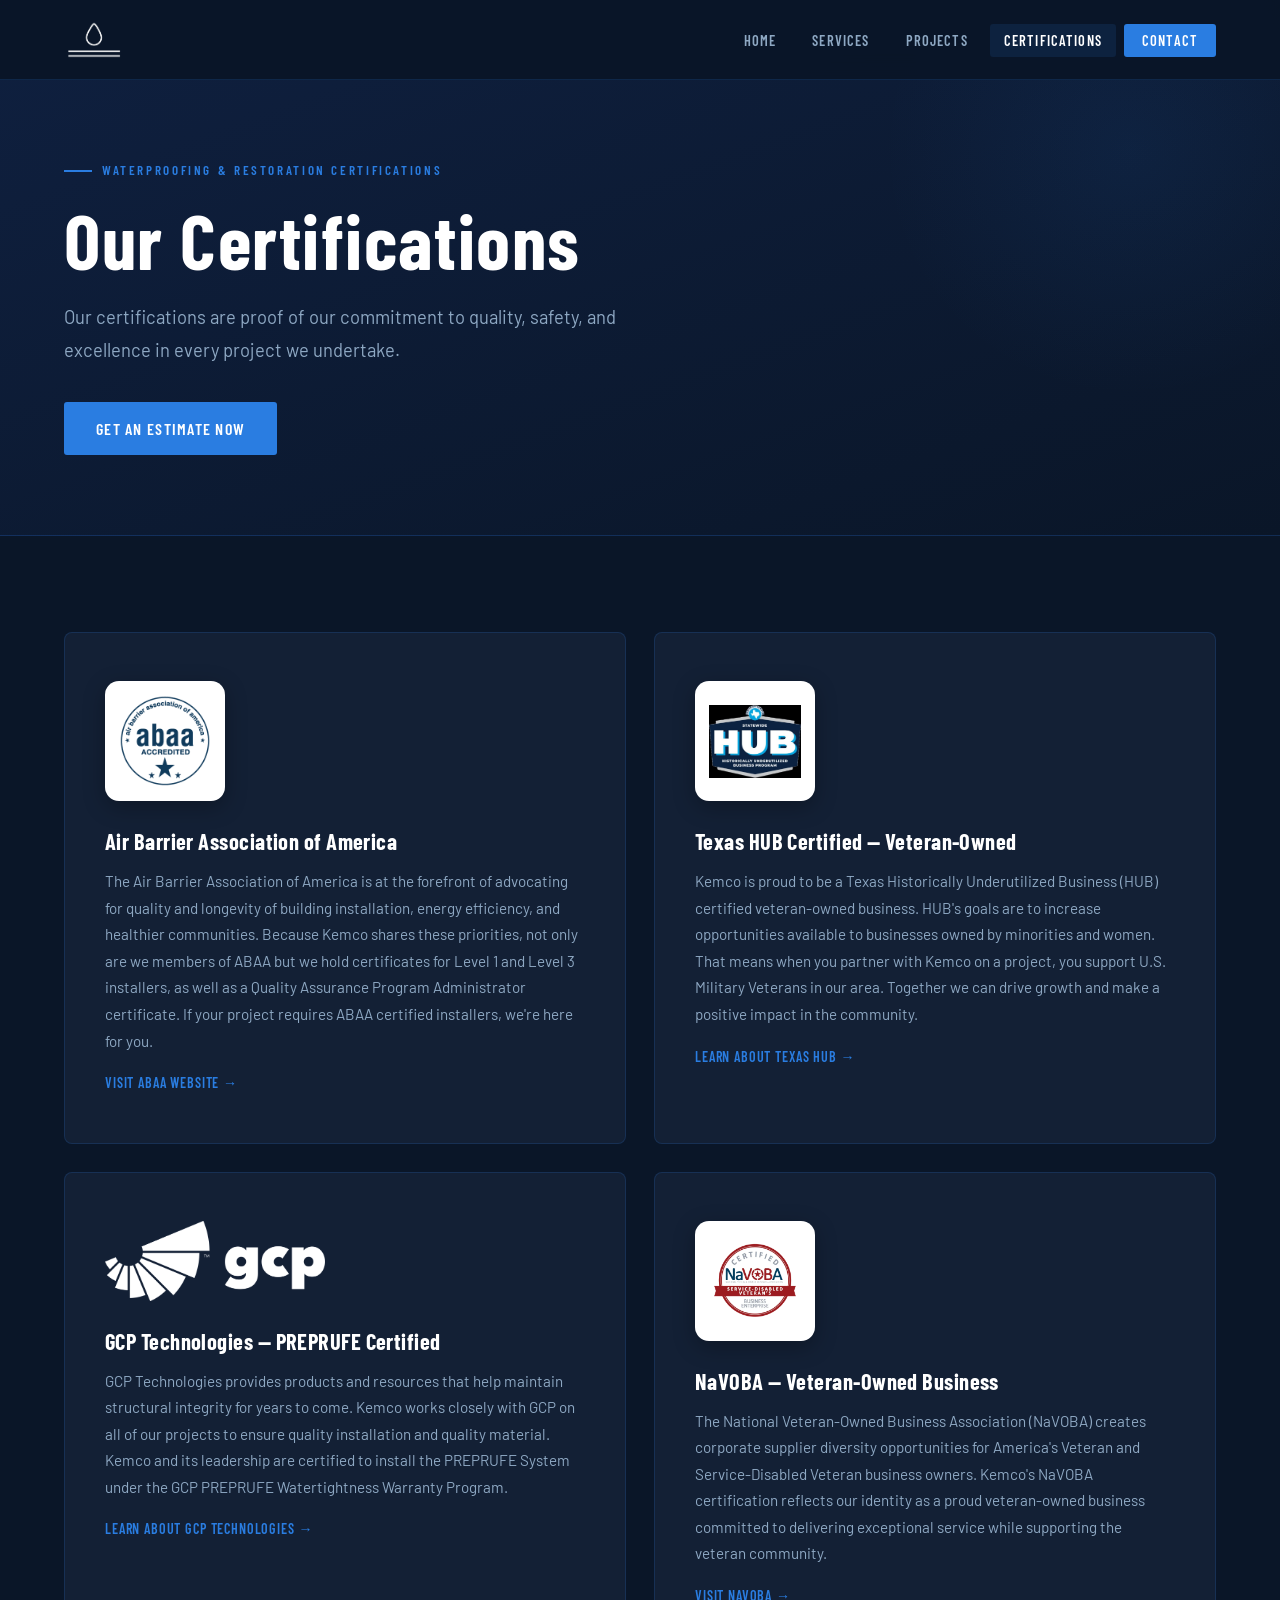
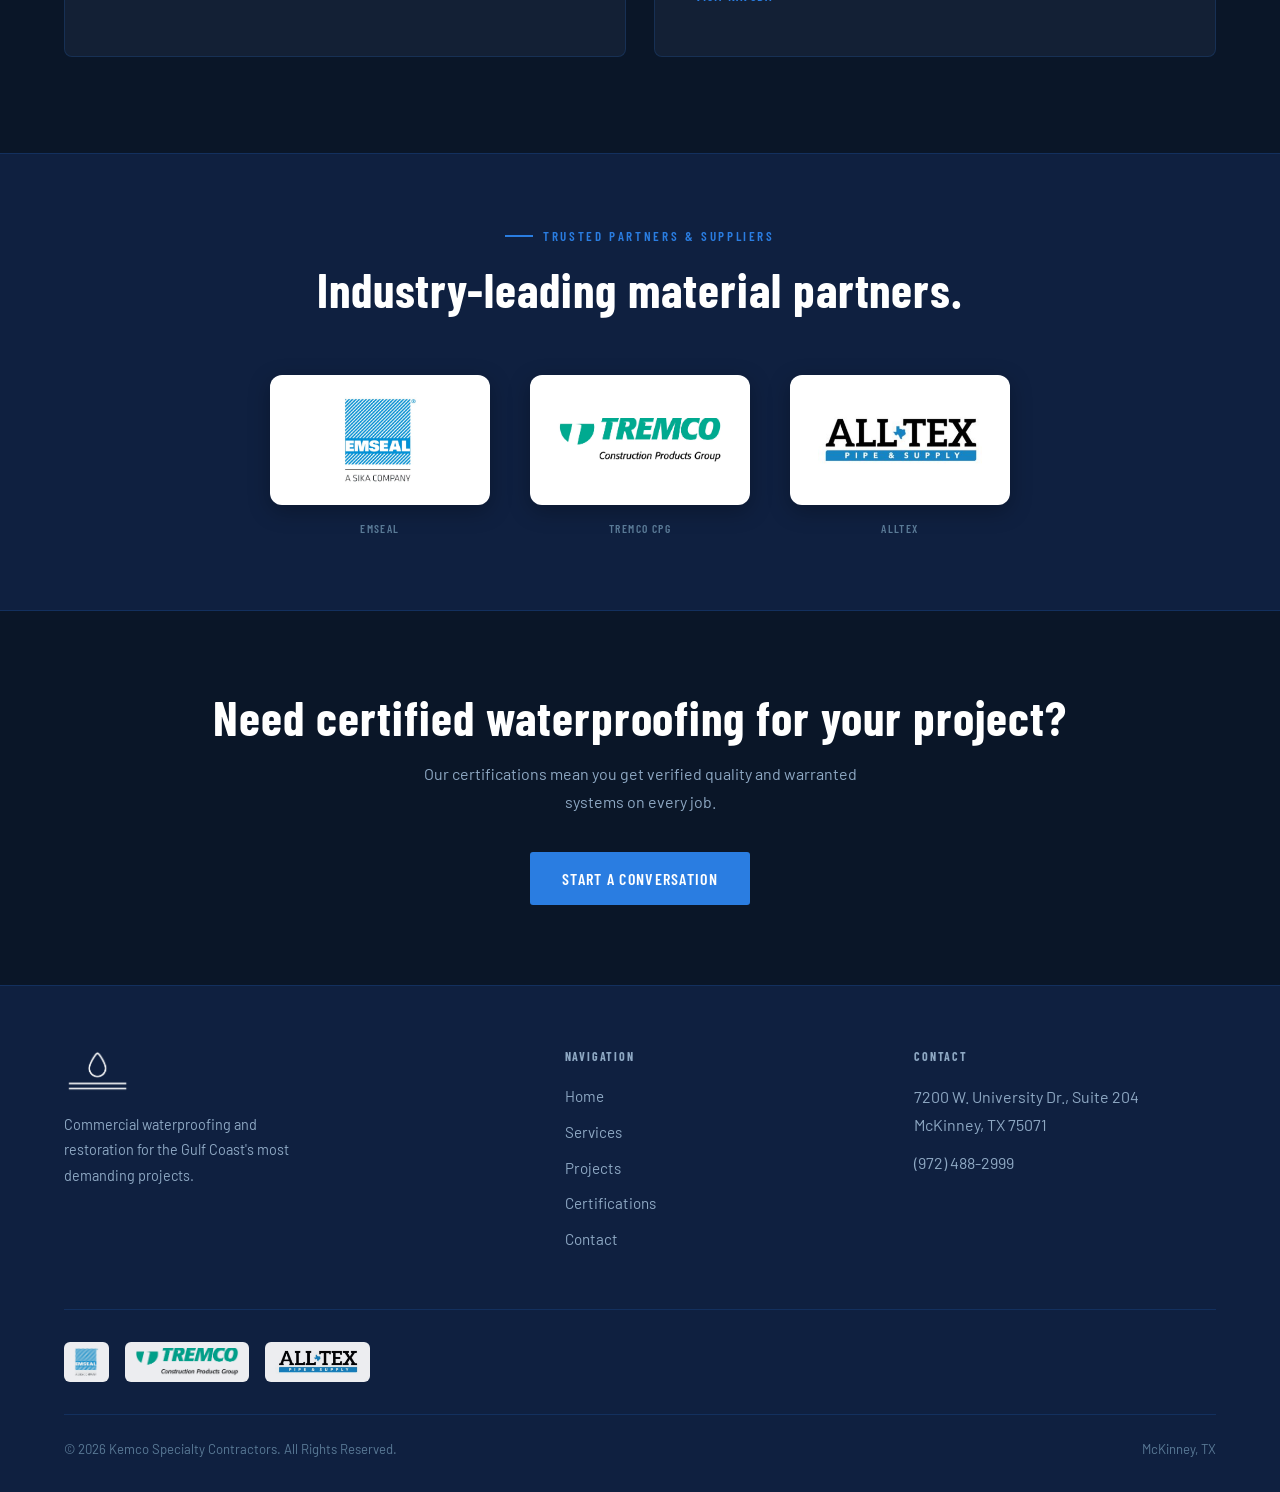
<file: certifications.html>
<!DOCTYPE html>
<html lang="en">
<head>
  <meta charset="UTF-8" />
  <meta name="viewport" content="width=device-width, initial-scale=1.0" />
  <title>Certifications | Kemco Specialty Contractors</title>
  <link rel="stylesheet" href="assets/css/style.css" />
  <style>
    .cert-grid { display:grid;grid-template-columns:repeat(2,1fr);gap:28px; }
    .cert-card { background:var(--bg-card);border:1px solid var(--border);border-radius:8px;padding:48px 40px;display:flex;flex-direction:column;gap:28px;transition:border-color .2s,box-shadow .2s; }
    .cert-card:hover { border-color:rgba(42,125,225,.4);box-shadow:0 16px 48px rgba(0,0,0,.4); }
    /* White rounded tile so dark-on-white cert artwork (ABAA, HUB, NaVOBA) reads on our dark cards */
    .cert-logo { width:120px;height:120px;background:#fff;border-radius:14px;padding:14px;display:flex;align-items:center;justify-content:center;box-shadow:0 6px 22px rgba(0,0,0,.28); }
    .cert-logo img { max-width:100%;max-height:100%;width:auto;object-fit:contain; }
    /* GCP's mark is already white-on-transparent; skip the white tile for it */
    .cert-logo.bare { background:transparent;box-shadow:none;padding:0;width:auto;height:80px;justify-content:flex-start; }
    .cert-logo.bare img { max-height:80px;max-width:220px; }
    .cert-body h3 { font-size:1.4rem;margin-bottom:14px;color:#fff; }
    .cert-body p { font-size:.95rem;line-height:1.75; }
    .cert-body a { display:inline-flex;align-items:center;gap:6px;color:var(--accent);font-size:.88rem;font-family:'Barlow Condensed',sans-serif;font-weight:600;letter-spacing:.06em;text-transform:uppercase;margin-top:18px;transition:gap .2s; }
    .cert-body a:hover { gap:10px; }
    .cert-badges { background:var(--bg-2);border-top:1px solid var(--border);border-bottom:1px solid var(--border);padding:72px 0; }
    .badges-grid { display:flex;justify-content:center;gap:40px;flex-wrap:wrap;align-items:stretch; }
    .badge-item { display:flex;flex-direction:column;align-items:center;gap:14px;flex:0 0 220px; }
    .badge-tile { width:220px;height:130px;background:#fff;border-radius:12px;padding:22px 28px;display:flex;align-items:center;justify-content:center;box-shadow:0 6px 22px rgba(0,0,0,.28);transition:transform .2s,box-shadow .2s; }
    .badge-item:hover .badge-tile { transform:translateY(-3px);box-shadow:0 10px 28px rgba(0,0,0,.35); }
    .badge-tile img { max-width:100%;max-height:100%;width:auto;height:auto;object-fit:contain; }
    .badge-item span { font-size:.72rem;letter-spacing:.12em;text-transform:uppercase;color:var(--text-dim);font-family:'Barlow Condensed',sans-serif;font-weight:600; }
    @media(max-width:768px){.cert-grid{grid-template-columns:1fr}}
  </style>
</head>
<body>
  <nav>
    <div class="container">
      <a href="index.html" class="nav-logo"><img src="images/logo-white.png" alt="Kemco" /></a>
      <ul class="nav-links">
        <li><a href="index.html">Home</a></li><li><a href="services.html">Services</a></li>
        <li><a href="projects.html">Projects</a></li><li><a href="certifications.html">Certifications</a></li>
        <li class="nav-cta"><a href="contact.html">Contact</a></li>
      </ul>
      <button class="nav-hamburger" aria-label="Toggle menu" aria-expanded="false" type="button"><span></span><span></span><span></span></button>
    </div>
  </nav>

  <section class="page-hero">
    <div class="container">
      <div class="eyebrow" id="page-eyebrow">Waterproofing &amp; Restoration Certifications</div>
      <h1 id="page-headline">Our Certifications</h1>
      <p class="subtitle" id="page-subtitle">Proof of our commitment to quality, safety, and excellence.</p>
      <a href="contact.html" class="btn btn-primary">Get an estimate now</a>
    </div>
  </section>

  <section>
    <div class="container">
      <div class="cert-grid" id="cert-grid">
        <div style="text-align:center;padding:60px;color:var(--text-dim);grid-column:1/-1;">Loading certifications…</div>
      </div>
    </div>
  </section>

  <section class="cert-badges">
    <div class="container">
      <div class="section-header">
        <div class="eyebrow" style="justify-content:center;">Trusted partners &amp; suppliers</div>
        <h2>Industry-leading material partners.</h2>
      </div>
      <div class="badges-grid">
        <div class="badge-item"><div class="badge-tile"><img src="images/certs/emseal.png" alt="Emseal"></div><span>Emseal</span></div>
        <div class="badge-item"><div class="badge-tile"><img src="images/certs/tremcocpg-logo.png" alt="Tremco CPG"></div><span>Tremco CPG</span></div>
        <div class="badge-item"><div class="badge-tile"><img src="images/certs/alltex.png" alt="Alltex"></div><span>Alltex</span></div>
      </div>
    </div>
  </section>

  <section style="padding:80px 0;">
    <div class="container" style="text-align:center;">
      <h2 style="margin-bottom:16px;">Need certified waterproofing for your project?</h2>
      <p style="max-width:480px;margin:0 auto 36px;">Our certifications mean you get verified quality and warranted systems on every job.</p>
      <a href="contact.html" class="btn btn-primary">Start a conversation</a>
    </div>
  </section>

  <footer>
    <div class="container">
      <div class="footer-grid">
        <div class="footer-brand"><img src="images/logo-white.png" alt="Kemco" /><p data-site="footer_description">Commercial waterproofing and restoration for the Gulf Coast's most demanding projects.</p></div>
        <div class="footer-col"><h4>Navigation</h4><ul><li><a href="index.html">Home</a></li><li><a href="services.html">Services</a></li><li><a href="projects.html">Projects</a></li><li><a href="certifications.html">Certifications</a></li><li><a href="contact.html">Contact</a></li></ul></div>
        <div class="footer-col"><h4>Contact</h4><p data-site="address_line1">7200 W. University Dr., Suite 204</p><p data-site="address_line2">McKinney, TX 75071</p><p style="margin-top:10px;"><a data-site="phone_link" href="tel:9724882999">(972) 488-2999</a></p></div>
      </div>
      <div class="footer-certs"><img src="images/certs/emseal.png" alt="Emseal"><img src="images/certs/tremcocpg-logo.png" alt="Tremco CPG"><img src="images/certs/alltex.png" alt="Alltex"></div>
      <div class="footer-bottom"><span>© 2026 <span data-site="company_name">Kemco Specialty Contractors</span>. All Rights Reserved.</span><span>McKinney, TX</span></div>
    </div>
  </footer>

  <script src="assets/js/data.js"></script>
  <script src="assets/js/main.js"></script>
  <script>
    document.addEventListener('DOMContentLoaded', async () => {
      const d = await loadData('certifications');
      if (!d) return;
      setText('#page-eyebrow', d.page_eyebrow);
      setText('#page-headline', d.page_headline);
      setText('#page-subtitle', d.page_subtitle);
      const grid = document.getElementById('cert-grid');
      if (d.items) {
        grid.innerHTML = d.items.map(c => {
          const isBare = /gcp|white/i.test(c.logo);
          return `
          <div class="cert-card">
            <div class="cert-logo${isBare ? ' bare' : ''}"><img src="${c.logo}" alt="${c.name}" /></div>
            <div class="cert-body">
              <h3>${c.name}</h3>
              <p>${c.description}</p>
              <a href="${c.link_url}" target="_blank" rel="noopener">${c.link_text} →</a>
            </div>
          </div>`;
        }).join('');
      }
    });
  </script>
<script>
(function () {
  var btn = document.querySelector('.nav-hamburger');
  var links = document.querySelector('.nav-links');
  if (!btn || !links) return;
  btn.addEventListener('click', function (e) {
    e.preventDefault();
    var open = !links.classList.contains('open');
    links.classList.toggle('open', open);
    btn.classList.toggle('open', open);
    btn.setAttribute('aria-expanded', open ? 'true' : 'false');
  });
  links.addEventListener('click', function (e) {
    if (e.target.closest('a')) {
      links.classList.remove('open');
      btn.classList.remove('open');
      btn.setAttribute('aria-expanded', 'false');
    }
  });
})();
</script>
</body>
</html>
</file>
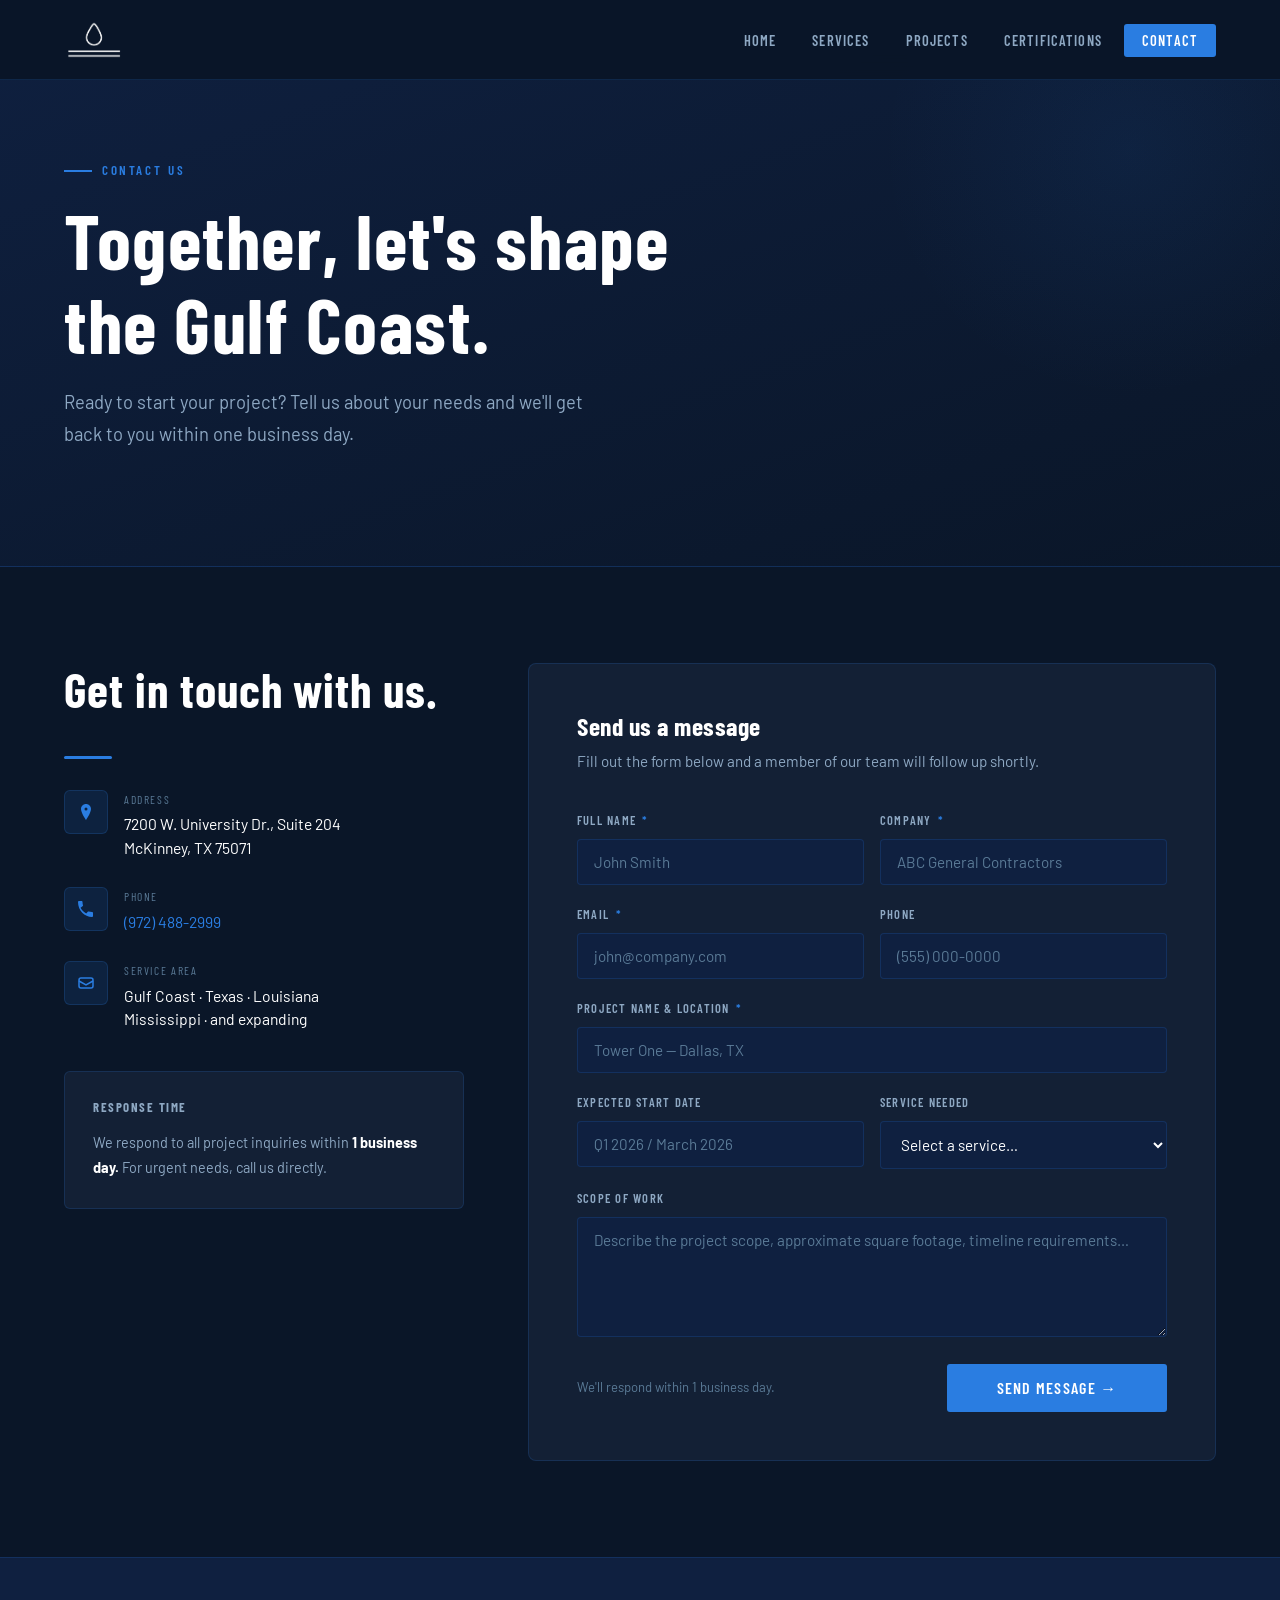
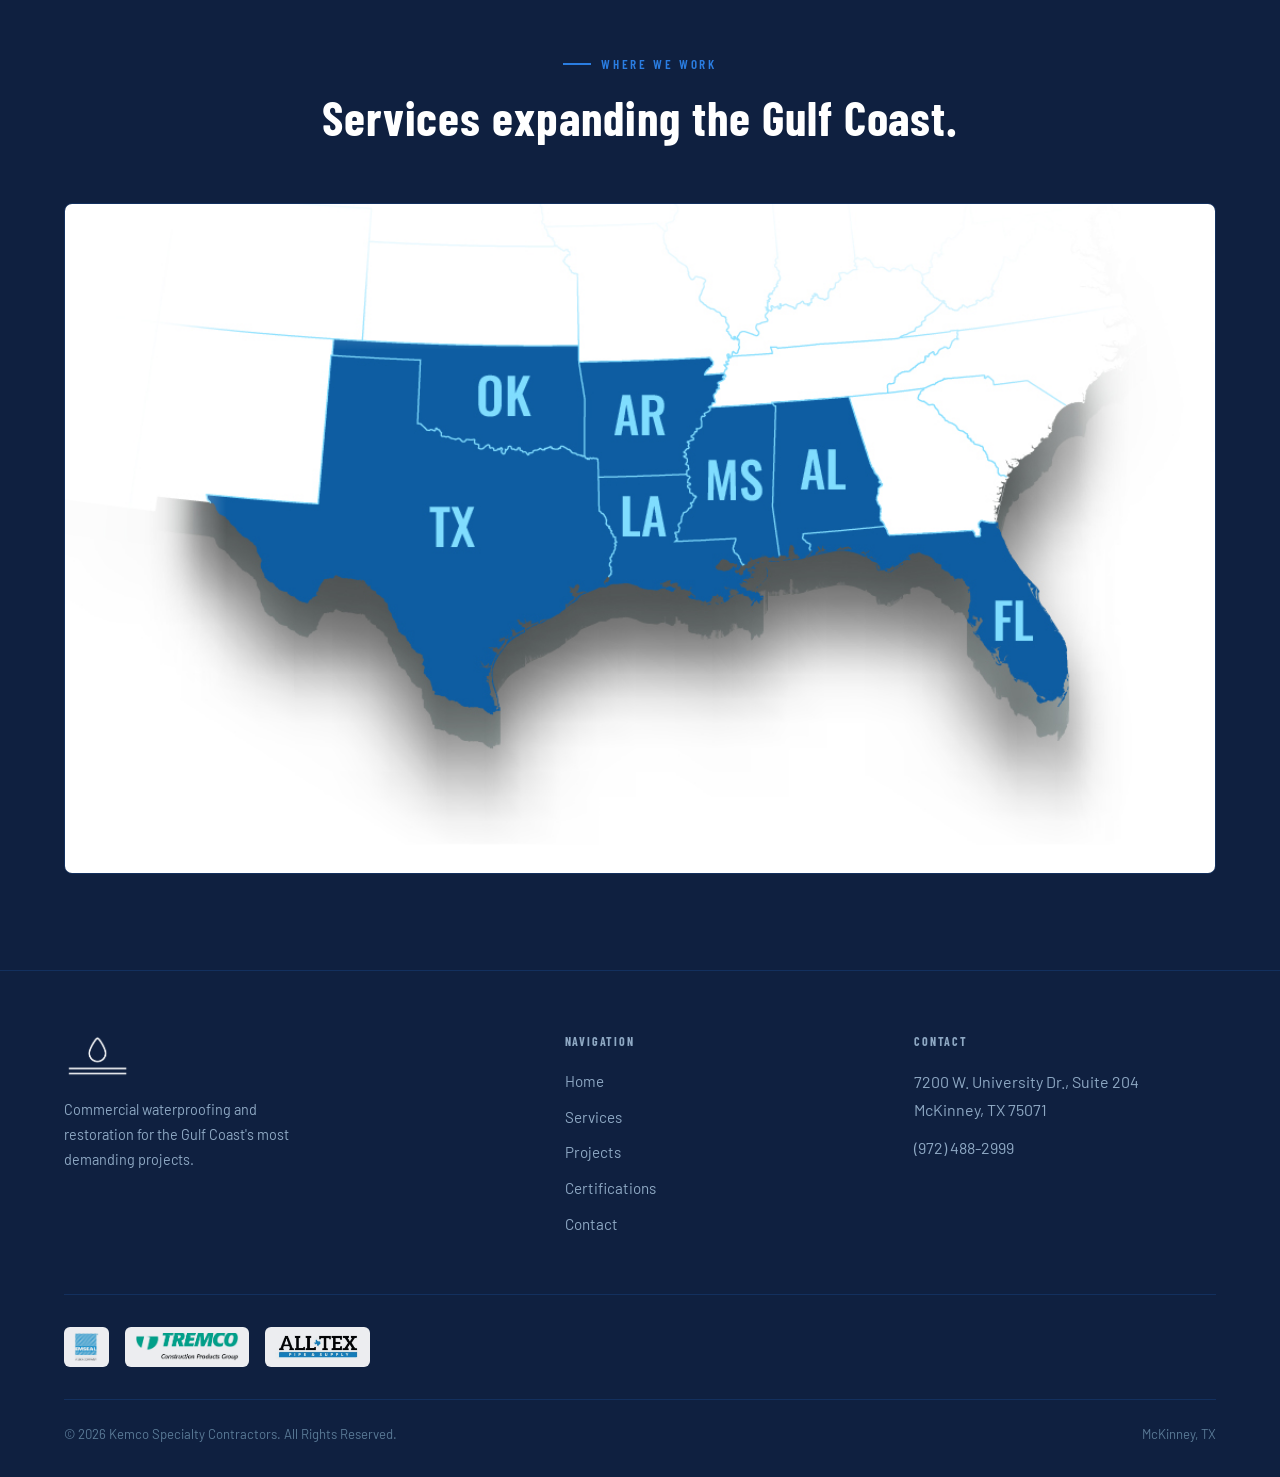
<file: contact.html>
<!DOCTYPE html>
<html lang="en">
<head>
  <meta charset="UTF-8" />
  <meta name="viewport" content="width=device-width, initial-scale=1.0" />
  <title>Contact | Kemco Specialty Contractors</title>
  <link rel="stylesheet" href="assets/css/style.css" />
  <style>
    .contact-layout { display:grid;grid-template-columns:400px 1fr;gap:64px;align-items:start; }
    .contact-info h2 { margin-bottom:24px; }
    .info-item { display:flex;gap:16px;margin-bottom:28px;align-items:flex-start; }
    .info-icon { width:44px;height:44px;background:rgba(42,125,225,.12);border:1px solid rgba(42,125,225,.2);border-radius:6px;display:flex;align-items:center;justify-content:center;flex-shrink:0; }
    .info-label { font-family:'Barlow Condensed',sans-serif;font-size:.72rem;letter-spacing:.14em;text-transform:uppercase;color:var(--text-dim);margin-bottom:4px; }
    .info-value { font-size:.98rem;color:var(--text);line-height:1.5; }
    .info-value a { color:var(--accent); }
    .contact-form-wrap { background:var(--bg-card);border:1px solid var(--border);border-radius:8px;padding:48px; }
    .contact-form-wrap h3 { font-size:1.6rem;margin-bottom:8px; }
    .contact-form-wrap > p { color:var(--text-muted);font-size:.95rem;margin-bottom:36px; }
    .form-row { display:grid;grid-template-columns:1fr 1fr;gap:16px; }
    .form-group { margin-bottom:20px; }
    .form-group label { display:block;font-family:'Barlow Condensed',sans-serif;font-size:.78rem;font-weight:600;letter-spacing:.1em;text-transform:uppercase;color:var(--text-muted);margin-bottom:8px; }
    .form-group label span { color:var(--accent);margin-left:2px; }
    .form-group input,.form-group textarea,.form-group select { width:100%;background:var(--bg-2);border:1px solid var(--border);border-radius:4px;padding:13px 16px;font-family:'Barlow',sans-serif;font-size:.95rem;color:var(--text);outline:none;transition:border-color .2s,box-shadow .2s; }
    .form-group input::placeholder,.form-group textarea::placeholder { color:var(--text-dim); }
    .form-group input:focus,.form-group textarea:focus,.form-group select:focus { border-color:var(--accent);box-shadow:0 0 0 3px rgba(42,125,225,.12); }
    .form-group select option { background:var(--bg-2); }
    .form-group textarea { resize:vertical;min-height:120px; }
    .form-submit { display:flex;align-items:center;justify-content:space-between;gap:16px;margin-top:8px;flex-wrap:wrap; }
    .form-submit p { font-size:.82rem;color:var(--text-dim); }
    .form-submit .btn { min-width:220px;text-align:center; }
    .service-map { background:var(--bg-2);border-top:1px solid var(--border);padding:96px 0; }
    .map-img { margin-top:48px;border-radius:8px;overflow:hidden;border:1px solid var(--border); }
    .map-img img { width:100%;display:block; }
    @media(max-width:960px){.contact-layout{grid-template-columns:1fr}.contact-form-wrap{padding:32px}}
    @media(max-width:560px){.form-row{grid-template-columns:1fr}.form-submit{flex-direction:column;align-items:flex-start}.form-submit .btn{width:100%}}
  </style>
</head>
<body>
  <!-- Hidden form for Netlify Drop detection — do not remove.
       Netlify Drop (unlike Git builds) requires a pre-rendered static form
       with every field listed for forms to be registered at deploy time. -->
  <form name="contact" netlify netlify-honeypot="bot-field" hidden>
    <input type="text" name="name" />
    <input type="text" name="company" />
    <input type="email" name="email" />
    <input type="tel" name="phone" />
    <input type="text" name="project" />
    <input type="text" name="start_date" />
    <input type="text" name="service" />
    <textarea name="scope"></textarea>
    <input type="text" name="bot-field" />
  </form>

  <nav>
    <div class="container">
      <a href="index.html" class="nav-logo"><img src="images/logo-white.png" alt="Kemco" /></a>
      <ul class="nav-links">
        <li><a href="index.html">Home</a></li><li><a href="services.html">Services</a></li>
        <li><a href="projects.html">Projects</a></li><li><a href="certifications.html">Certifications</a></li>
        <li class="nav-cta"><a href="contact.html">Contact</a></li>
      </ul>
      <button class="nav-hamburger" aria-label="Toggle menu" aria-expanded="false" type="button"><span></span><span></span><span></span></button>
    </div>
  </nav>

  <section class="page-hero">
    <div class="container">
      <div class="eyebrow">Contact Us</div>
      <h1>Together, let's shape<br>the Gulf Coast.</h1>
      <p class="subtitle">Ready to start your project? Tell us about your needs and we'll get back to you within one business day.</p>
    </div>
  </section>

  <section>
    <div class="container">
      <div class="contact-layout">
        <div class="contact-info">
          <h2>Get in touch with us.</h2>
          <div class="divider"></div>
          <div class="info-item">
            <div class="info-icon"><svg width="18" height="18" viewBox="0 0 18 18" fill="none"><path d="M9 1C6.24 1 4 3.24 4 6c0 3.75 5 11 5 11s5-7.25 5-11c0-2.76-2.24-5-5-5zm0 6.5a1.5 1.5 0 110-3 1.5 1.5 0 010 3z" fill="#2a7de1"/></svg></div>
            <div><div class="info-label">Address</div>
              <div class="info-value"><span data-site="address_line1">7200 W. University Dr., Suite 204</span><br><span data-site="address_line2">McKinney, TX 75071</span></div>
            </div>
          </div>
          <div class="info-item">
            <div class="info-icon"><svg width="18" height="18" viewBox="0 0 18 18" fill="none"><path d="M3.6 7.8C4.8 10.2 6.8 12.2 9.2 13.4L11 11.6c.2-.2.5-.3.8-.1 1 .3 2 .5 3.2.5.5 0 1 .4 1 1V16c0 .5-.5 1-1 1C7.6 17 1 10.4 1 2c0-.5.5-1 1-1h2.5c.5 0 1 .4 1 1 0 1.2.2 2.2.5 3.2.1.3 0 .6-.2.8L3.6 7.8z" fill="#2a7de1"/></svg></div>
            <div><div class="info-label">Phone</div>
              <div class="info-value"><a data-site="phone_link" href="tel:9724882999">(972) 488-2999</a></div>
            </div>
          </div>
          <div class="info-item">
            <div class="info-icon"><svg width="18" height="18" viewBox="0 0 18 18" fill="none"><rect x="2" y="4" width="14" height="10" rx="2" stroke="#2a7de1" stroke-width="1.5" fill="none"/><path d="M2 7l7 4 7-4" stroke="#2a7de1" stroke-width="1.5"/></svg></div>
            <div><div class="info-label">Service Area</div>
              <div class="info-value">Gulf Coast · Texas · Louisiana<br>Mississippi · and expanding</div>
            </div>
          </div>
          <div style="margin-top:40px;padding:28px;background:var(--bg-card);border:1px solid var(--border);border-radius:6px;">
            <h4 style="font-size:.8rem;letter-spacing:.12em;color:var(--text-muted);margin-bottom:16px;">Response time</h4>
            <p style="font-size:.9rem;margin-bottom:0;">We respond to all project inquiries within <strong style="color:#fff;">1 business day.</strong> For urgent needs, call us directly.</p>
          </div>
        </div>

        <div class="contact-form-wrap">
          <h3>Send us a message</h3>
          <p>Fill out the form below and a member of our team will follow up shortly.</p>
          <form id="contactForm" name="contact" method="POST" data-netlify="true" netlify-honeypot="bot-field">
            <input type="hidden" name="form-name" value="contact" />
            <p style="display:none;"><label>Don't fill: <input name="bot-field" /></label></p>
            <div class="form-row">
              <div class="form-group"><label>Full name <span>*</span></label><input type="text" name="name" placeholder="John Smith" required /></div>
              <div class="form-group"><label>Company <span>*</span></label><input type="text" name="company" placeholder="ABC General Contractors" required /></div>
            </div>
            <div class="form-row">
              <div class="form-group"><label>Email <span>*</span></label><input type="email" name="email" placeholder="john@company.com" required /></div>
              <div class="form-group"><label>Phone</label><input type="tel" name="phone" placeholder="(555) 000-0000" /></div>
            </div>
            <div class="form-group"><label>Project name &amp; location <span>*</span></label><input type="text" name="project" placeholder="Tower One — Dallas, TX" required /></div>
            <div class="form-row">
              <div class="form-group"><label>Expected start date</label><input type="text" name="start_date" placeholder="Q1 2026 / March 2026" /></div>
              <div class="form-group"><label>Service needed</label>
                <select name="service">
                  <option value="" disabled selected>Select a service…</option>
                  <option>Full-scale Waterproofing</option><option>Above &amp; Below-Grade Solutions</option>
                  <option>Brick &amp; Stone Repair</option><option>Expansion Joint System Repair</option>
                  <option>Caulking &amp; Sealants</option><option>Traffic &amp; Vehicular Deck Coatings</option>
                  <option>Structural Repairs</option><option>Air + Vapor Barrier Systems</option>
                  <option>Roof &amp; Top Deck Systems</option><option>Other / Multiple</option>
                </select>
              </div>
            </div>
            <div class="form-group"><label>Scope of work</label><textarea name="scope" placeholder="Describe the project scope, approximate square footage, timeline requirements…"></textarea></div>
            <div class="form-submit">
              <p>We'll respond within 1 business day.</p>
              <button type="submit" class="btn btn-primary">Send message →</button>
            </div>
          </form>
        </div>
      </div>
    </div>
  </section>

  <section class="service-map">
    <div class="container">
      <div class="section-header">
        <div class="eyebrow" style="justify-content:center;">Where we work</div>
        <h2>Services expanding the Gulf Coast.</h2>
      </div>
      <div class="map-img"><img src="images/kemco-map.jpg" alt="Kemco service area map" loading="lazy" /></div>
    </div>
  </section>

  <footer>
    <div class="container">
      <div class="footer-grid">
        <div class="footer-brand"><img src="images/logo-white.png" alt="Kemco" /><p data-site="footer_description">Commercial waterproofing and restoration for the Gulf Coast's most demanding projects.</p></div>
        <div class="footer-col"><h4>Navigation</h4><ul><li><a href="index.html">Home</a></li><li><a href="services.html">Services</a></li><li><a href="projects.html">Projects</a></li><li><a href="certifications.html">Certifications</a></li><li><a href="contact.html">Contact</a></li></ul></div>
        <div class="footer-col"><h4>Contact</h4><p data-site="address_line1">7200 W. University Dr., Suite 204</p><p data-site="address_line2">McKinney, TX 75071</p><p style="margin-top:10px;"><a data-site="phone_link" href="tel:9724882999">(972) 488-2999</a></p></div>
      </div>
      <div class="footer-certs"><img src="images/certs/emseal.png" alt="Emseal"><img src="images/certs/tremcocpg-logo.png" alt="Tremco CPG"><img src="images/certs/alltex.png" alt="Alltex"></div>
      <div class="footer-bottom"><span>© 2026 <span data-site="company_name">Kemco Specialty Contractors</span>. All Rights Reserved.</span><span>McKinney, TX</span></div>
    </div>
  </footer>

  <script src="assets/js/data.js"></script>
  <script src="assets/js/main.js"></script>
  <script>
<script>
(function () {
  var btn = document.querySelector('.nav-hamburger');
  var links = document.querySelector('.nav-links');
  if (!btn || !links) return;
  btn.addEventListener('click', function (e) {
    e.preventDefault();
    var open = !links.classList.contains('open');
    links.classList.toggle('open', open);
    btn.classList.toggle('open', open);
    btn.setAttribute('aria-expanded', open ? 'true' : 'false');
  });
  links.addEventListener('click', function (e) {
    if (e.target.closest('a')) {
      links.classList.remove('open');
      btn.classList.remove('open');
      btn.setAttribute('aria-expanded', 'false');
    }
  });
})();
</script>
</body>
</html>
</file>
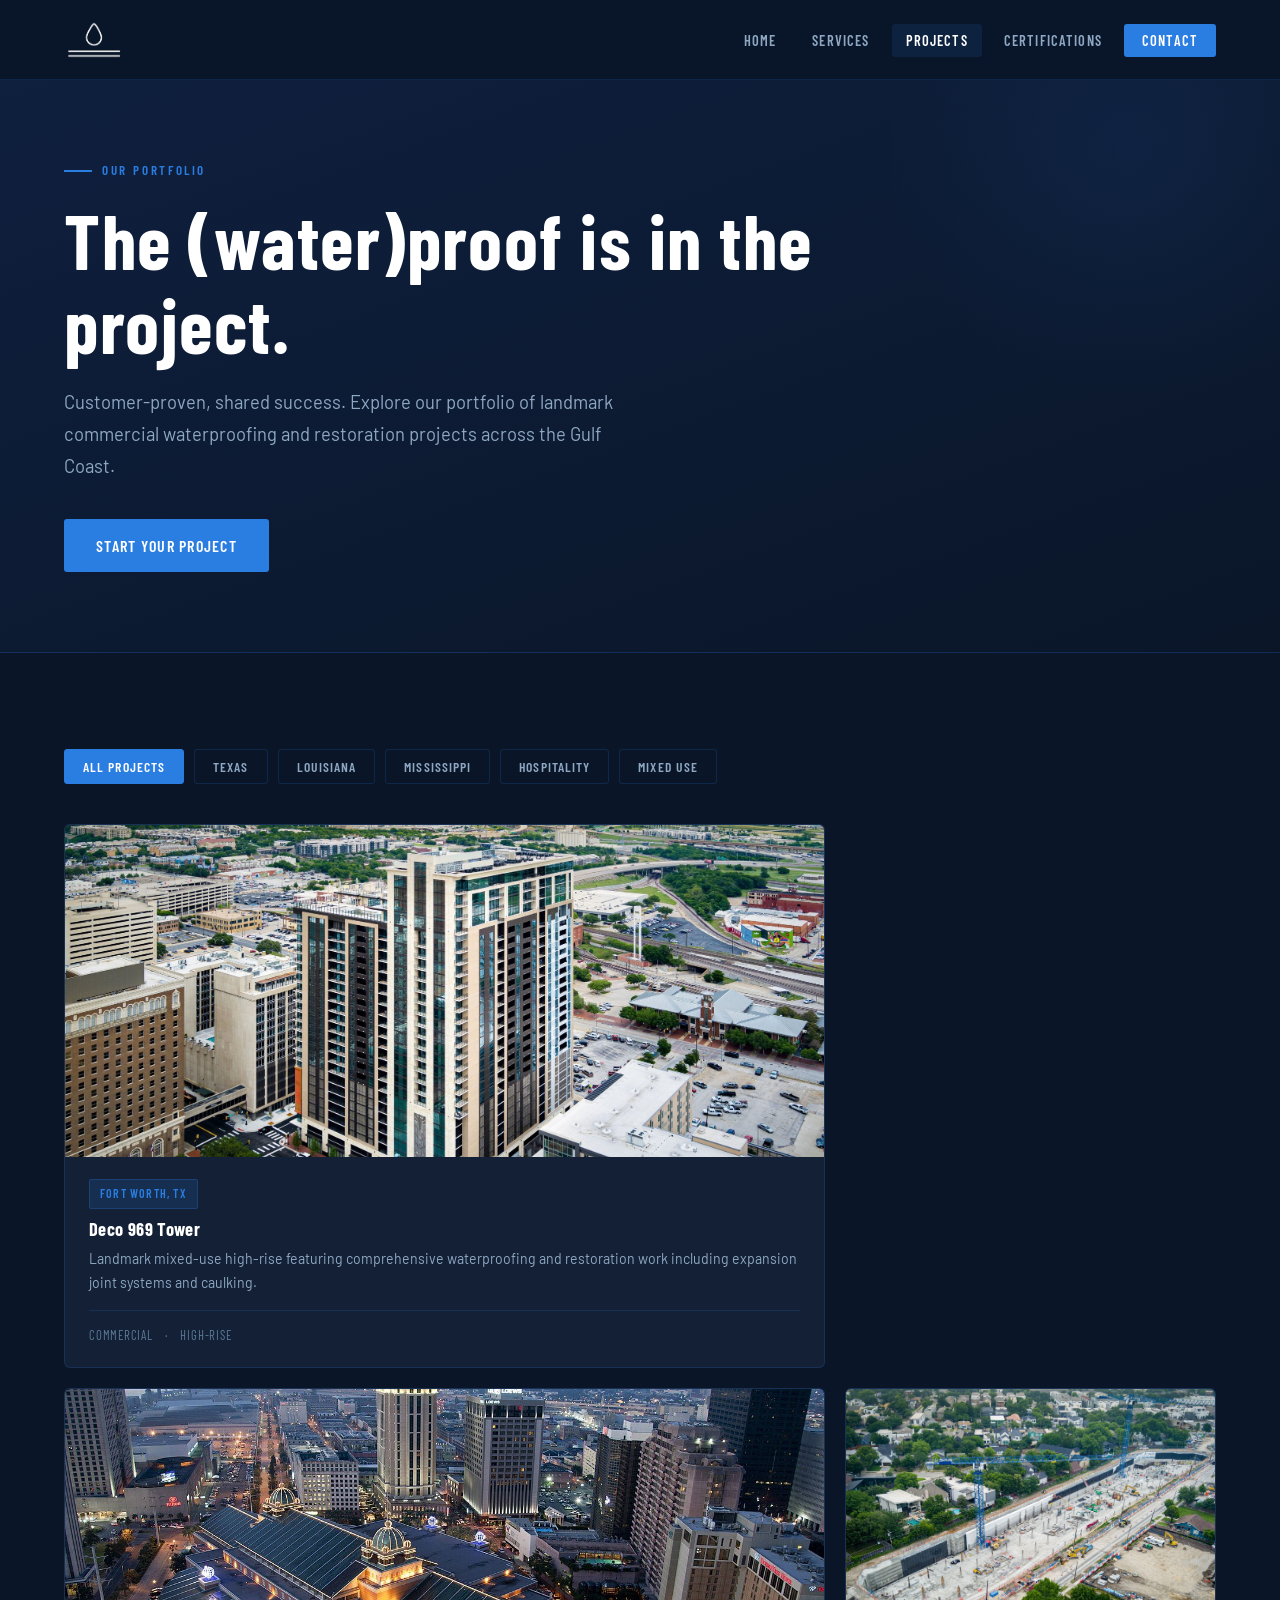
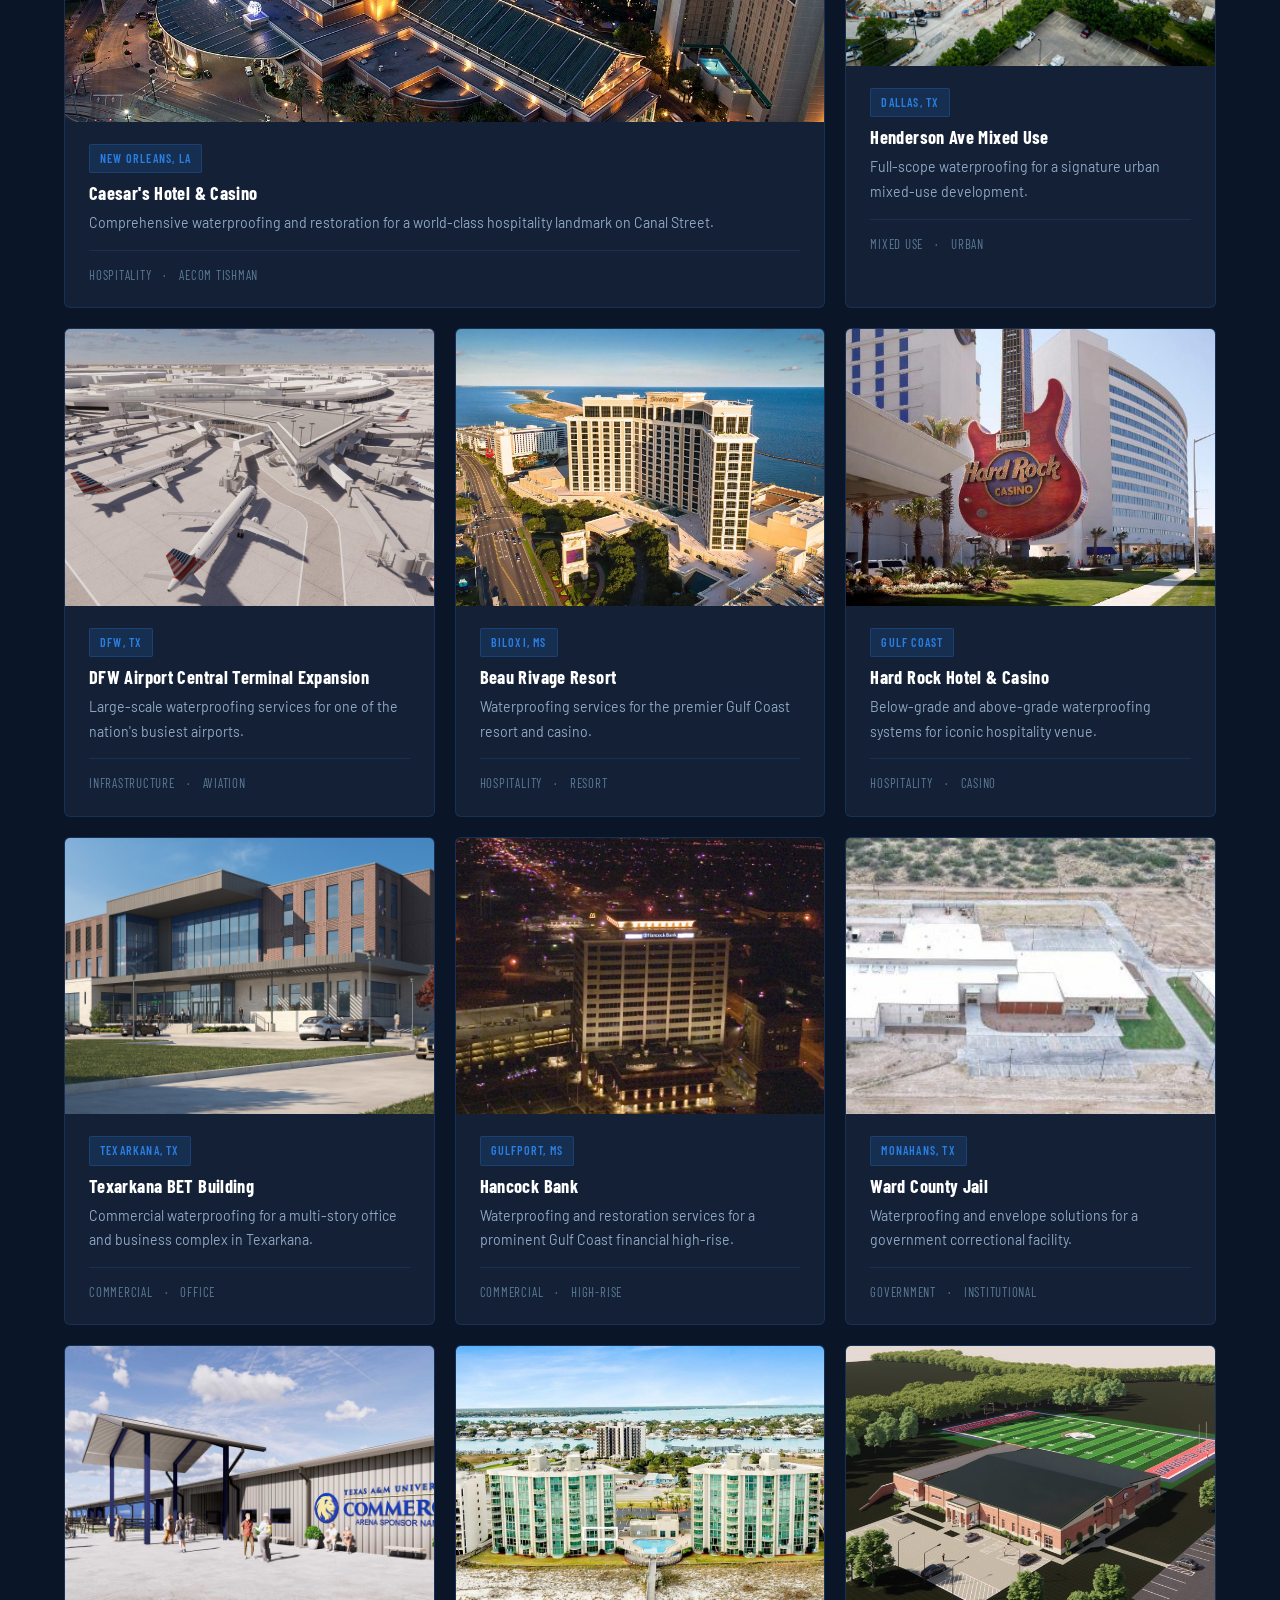
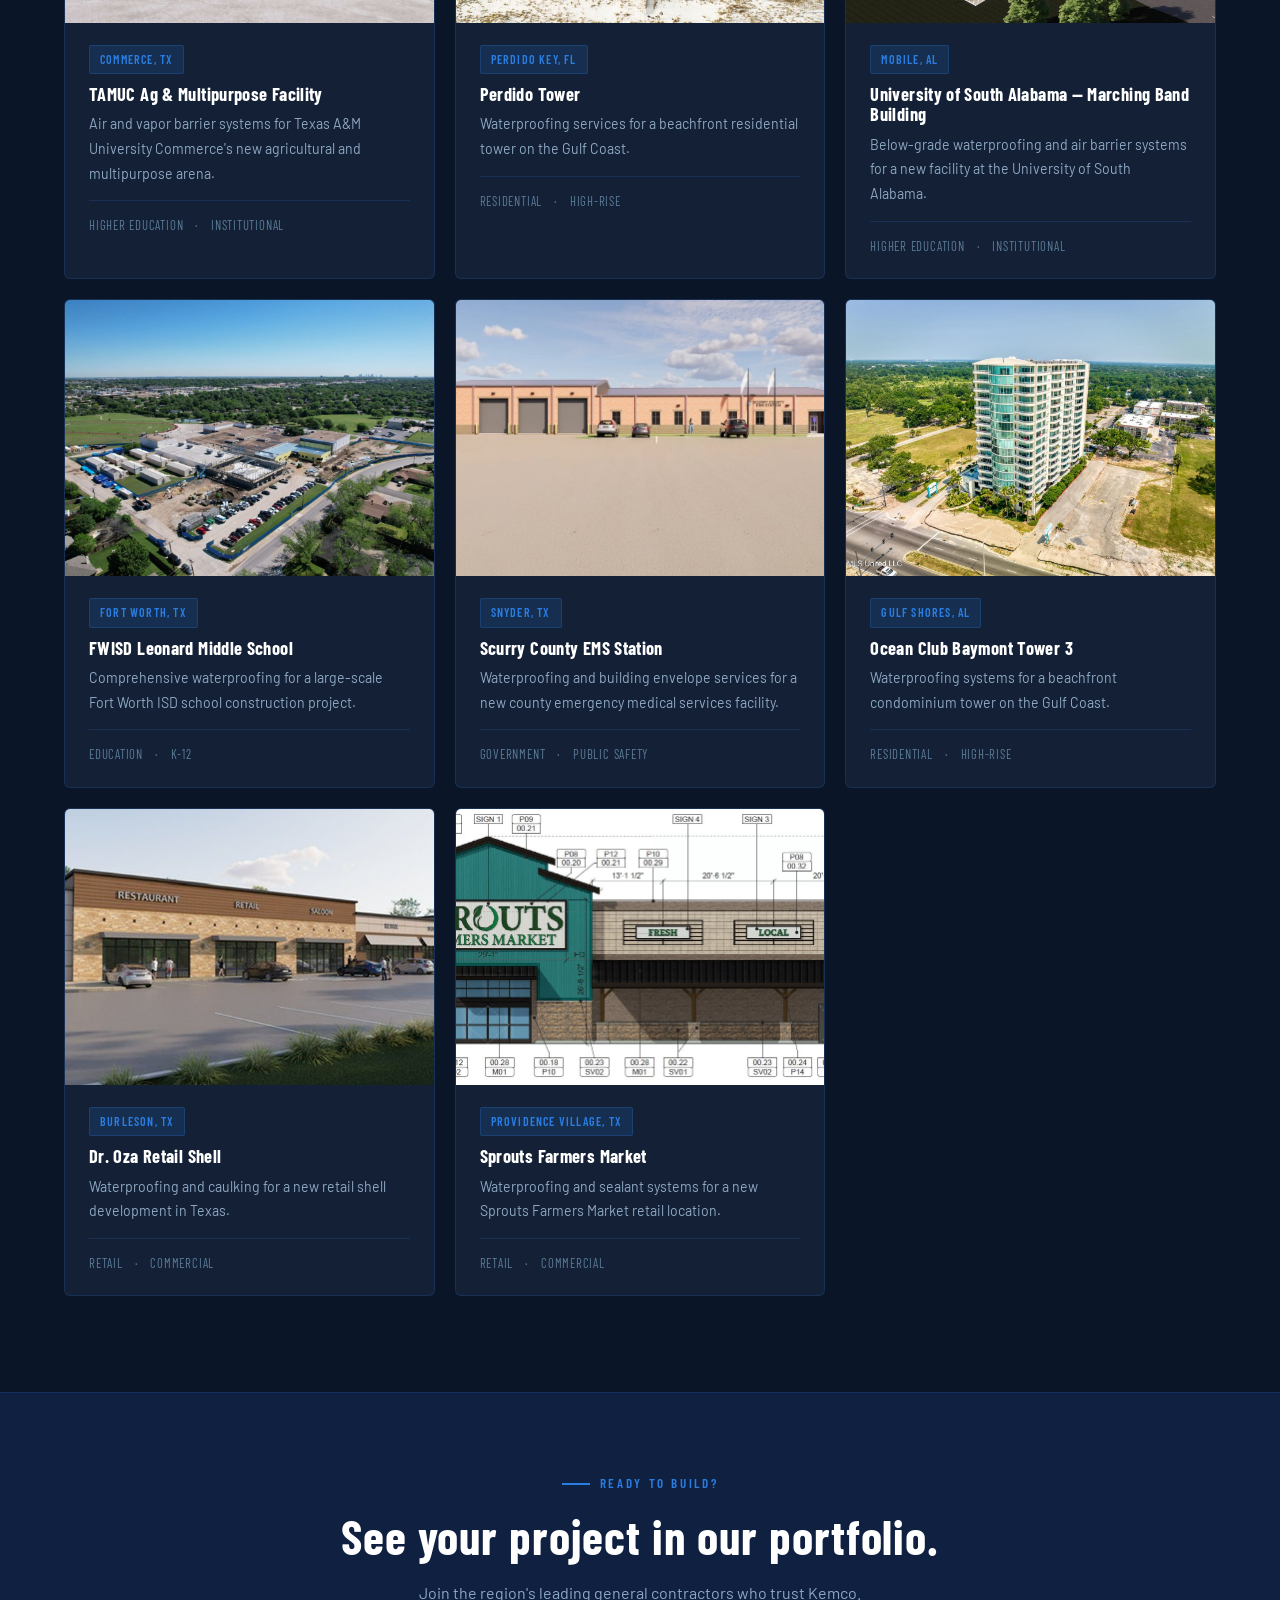
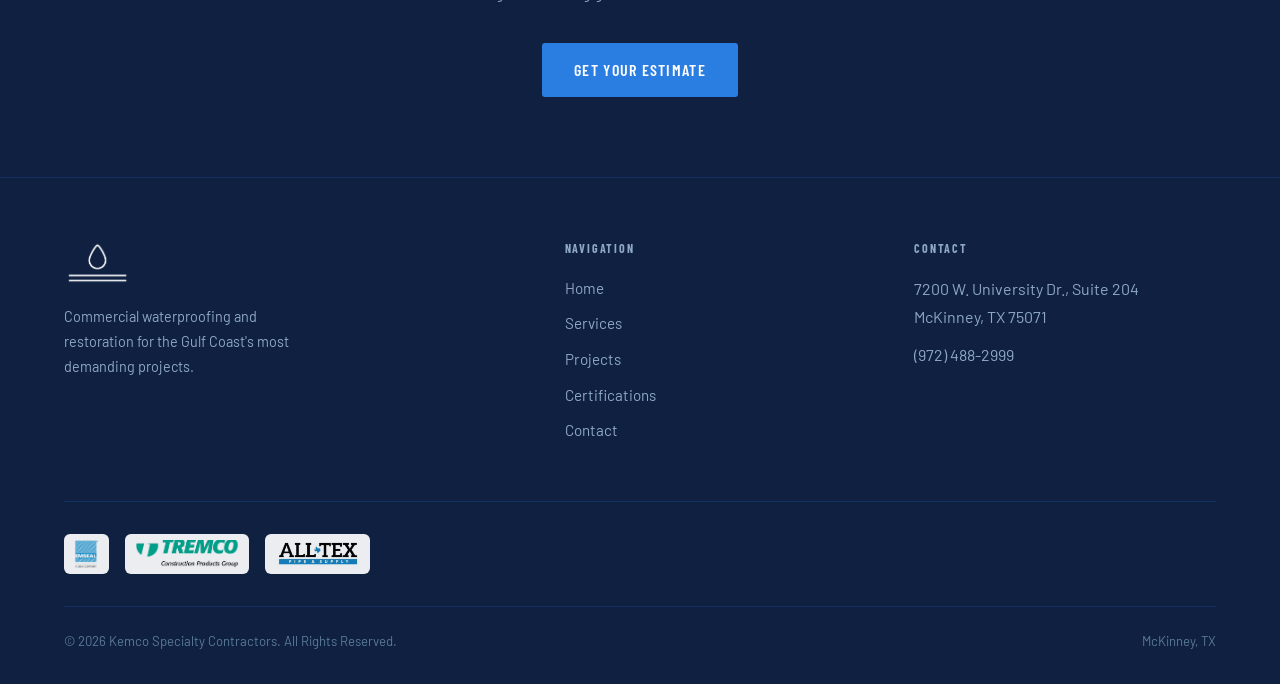
<file: projects.html>
<!DOCTYPE html>
<html lang="en">
<head>
  <meta charset="UTF-8" />
  <meta name="viewport" content="width=device-width, initial-scale=1.0" />
  <title>Projects | Kemco Specialty Contractors</title>
  <link rel="stylesheet" href="assets/css/style.css" />
  <style>
    .filter-bar { display:flex;gap:10px;flex-wrap:wrap;margin-bottom:40px; }
    .filter-btn { font-family:'Barlow Condensed',sans-serif;font-size:.85rem;font-weight:600;letter-spacing:.08em;text-transform:uppercase;padding:8px 18px;border-radius:3px;border:1px solid var(--border);background:transparent;color:var(--text-muted);cursor:pointer;transition:all .2s; }
    .filter-btn:hover,.filter-btn.active { background:var(--accent);border-color:var(--accent);color:#fff; }
    .projects-masonry { display:grid;grid-template-columns:repeat(3,1fr);gap:20px; }
    .proj-card { background:var(--bg-card);border:1px solid var(--border);border-radius:6px;overflow:hidden;transition:transform .25s,border-color .25s,box-shadow .25s; }
    .proj-card:hover { transform:translateY(-5px);border-color:rgba(42,125,225,.4);box-shadow:0 20px 48px rgba(0,0,0,.5); }
    .proj-card.featured { grid-column:span 2; }
    .proj-img { position:relative;overflow:hidden; }
    .proj-card:not(.featured) .proj-img { aspect-ratio:4/3; }
    .proj-card.featured .proj-img { aspect-ratio:16/7; }
    .proj-img img { width:100%;height:100%;object-fit:cover;transition:transform .4s; }
    .proj-card:hover .proj-img img { transform:scale(1.04); }
    .proj-body { padding:22px 24px; }
    .proj-body .tag { margin-bottom:10px; }
    .proj-body h3 { font-size:1.15rem;margin-bottom:8px; }
    .proj-body p { font-size:.88rem; }
    .proj-meta { display:flex;align-items:center;gap:12px;margin-top:14px;padding-top:14px;border-top:1px solid var(--border); }
    .proj-meta span { font-size:.8rem;color:var(--text-dim);font-family:'Barlow Condensed',sans-serif;letter-spacing:.06em;text-transform:uppercase; }
    @media(max-width:900px){.projects-masonry{grid-template-columns:repeat(2,1fr)}.proj-card.featured{grid-column:span 2}}
    @media(max-width:600px){.projects-masonry{grid-template-columns:1fr}.proj-card.featured{grid-column:span 1}}
  </style>
</head>
<body>
  <nav>
    <div class="container">
      <a href="index.html" class="nav-logo"><img src="images/logo-white.png" alt="Kemco" /></a>
      <ul class="nav-links">
        <li><a href="index.html">Home</a></li><li><a href="services.html">Services</a></li>
        <li><a href="projects.html">Projects</a></li><li><a href="certifications.html">Certifications</a></li>
        <li class="nav-cta"><a href="contact.html">Contact</a></li>
      </ul>
      <button class="nav-hamburger" aria-label="Toggle menu" aria-expanded="false" type="button"><span></span><span></span><span></span></button>
    </div>
  </nav>

  <section class="page-hero">
    <div class="container">
      <div class="eyebrow" id="page-eyebrow">Our Portfolio</div>
      <h1 id="page-headline">The (water)proof is in the project.</h1>
      <p class="subtitle" id="page-subtitle">Customer-proven, shared success across the Gulf Coast.</p>
      <a href="contact.html" class="btn btn-primary">Start your project</a>
    </div>
  </section>

  <section>
    <div class="container">
      <div class="filter-bar" id="filter-bar">
        <button class="filter-btn active" data-filter="all">All Projects</button>
        <button class="filter-btn" data-filter="tx">Texas</button>
        <button class="filter-btn" data-filter="la">Louisiana</button>
        <button class="filter-btn" data-filter="ms">Mississippi</button>
        <button class="filter-btn" data-filter="hospitality">Hospitality</button>
        <button class="filter-btn" data-filter="mixed-use">Mixed Use</button>
      </div>
      <div class="projects-masonry" id="projects-grid">
        <div style="text-align:center;padding:60px;color:var(--text-dim);grid-column:1/-1;">Loading projects…</div>
      </div>
    </div>
  </section>

  <section style="background:var(--bg-2);border-top:1px solid var(--border);padding:80px 0;">
    <div class="container" style="text-align:center;">
      <div class="eyebrow" style="justify-content:center;">Ready to build?</div>
      <h2 style="margin-bottom:16px;">See your project in our portfolio.</h2>
      <p style="max-width:480px;margin:0 auto 36px;">Join the region's leading general contractors who trust Kemco.</p>
      <a href="contact.html" class="btn btn-primary">Get your estimate</a>
    </div>
  </section>

  <footer>
    <div class="container">
      <div class="footer-grid">
        <div class="footer-brand"><img src="images/logo-white.png" alt="Kemco" /><p data-site="footer_description">Commercial waterproofing and restoration for the Gulf Coast's most demanding projects.</p></div>
        <div class="footer-col"><h4>Navigation</h4><ul><li><a href="index.html">Home</a></li><li><a href="services.html">Services</a></li><li><a href="projects.html">Projects</a></li><li><a href="certifications.html">Certifications</a></li><li><a href="contact.html">Contact</a></li></ul></div>
        <div class="footer-col"><h4>Contact</h4><p data-site="address_line1">7200 W. University Dr., Suite 204</p><p data-site="address_line2">McKinney, TX 75071</p><p style="margin-top:10px;"><a data-site="phone_link" href="tel:9724882999">(972) 488-2999</a></p></div>
      </div>
      <div class="footer-certs"><img src="images/certs/emseal.png" alt="Emseal"><img src="images/certs/tremcocpg-logo.png" alt="Tremco CPG"><img src="images/certs/alltex.png" alt="Alltex"></div>
      <div class="footer-bottom"><span>© 2026 <span data-site="company_name">Kemco Specialty Contractors</span>. All Rights Reserved.</span><span>McKinney, TX</span></div>
    </div>
  </footer>

  <script src="assets/js/data.js"></script>
  <script src="assets/js/main.js"></script>
  <script>
    let allProjects = [];
    function renderProjects(filter) {
      const grid = document.getElementById('projects-grid');
      const filtered = filter === 'all' ? allProjects : allProjects.filter(p =>
        p.state_tag === filter || p.type_tag === filter);
      if (!filtered.length) { grid.innerHTML = '<div style="text-align:center;padding:60px;color:var(--text-dim);grid-column:1/-1;">No projects found for this filter.</div>'; return; }
      grid.innerHTML = filtered.map(p => `
        <div class="proj-card${p.featured ? ' featured' : ''}" data-tags="${p.state_tag} ${p.type_tag}">
          <div class="proj-img"><img src="${p.image}" alt="${p.name}" loading="lazy" /></div>
          <div class="proj-body">
            <span class="tag">${p.location}</span>
            <h3>${p.name}</h3>
            <p>${p.description}</p>
            <div class="proj-meta"><span>${p.meta1}</span>${p.meta2 ? `<span>·</span><span>${p.meta2}</span>` : ''}</div>
          </div>
        </div>`).join('');
    }
    document.addEventListener('DOMContentLoaded', async () => {
      const d = await loadData('projects');
      if (!d) return;
      setText('#page-eyebrow', d.page_eyebrow);
      setText('#page-headline', d.page_headline);
      setText('#page-subtitle', d.page_subtitle);
      allProjects = d.items || [];
      renderProjects('all');
      document.querySelectorAll('.filter-btn').forEach(btn => {
        btn.addEventListener('click', () => {
          document.querySelectorAll('.filter-btn').forEach(b => b.classList.remove('active'));
          btn.classList.add('active');
          renderProjects(btn.dataset.filter);
        });
      });
    });
  </script>
  <script>
  (function () {
    var btn = document.querySelector('.nav-hamburger');
    var links = document.querySelector('.nav-links');
    if (!btn || !links) return;
    btn.addEventListener('click', function (e) {
      e.preventDefault();
      var open = !links.classList.contains('open');
      links.classList.toggle('open', open);
      btn.classList.toggle('open', open);
      btn.setAttribute('aria-expanded', open ? 'true' : 'false');
    });
    links.addEventListener('click', function (e) {
      if (e.target.closest('a')) {
        links.classList.remove('open');
        btn.classList.remove('open');
        btn.setAttribute('aria-expanded', 'false');
      }
    });
  })();
  </script>
</body>
</html>
</file>
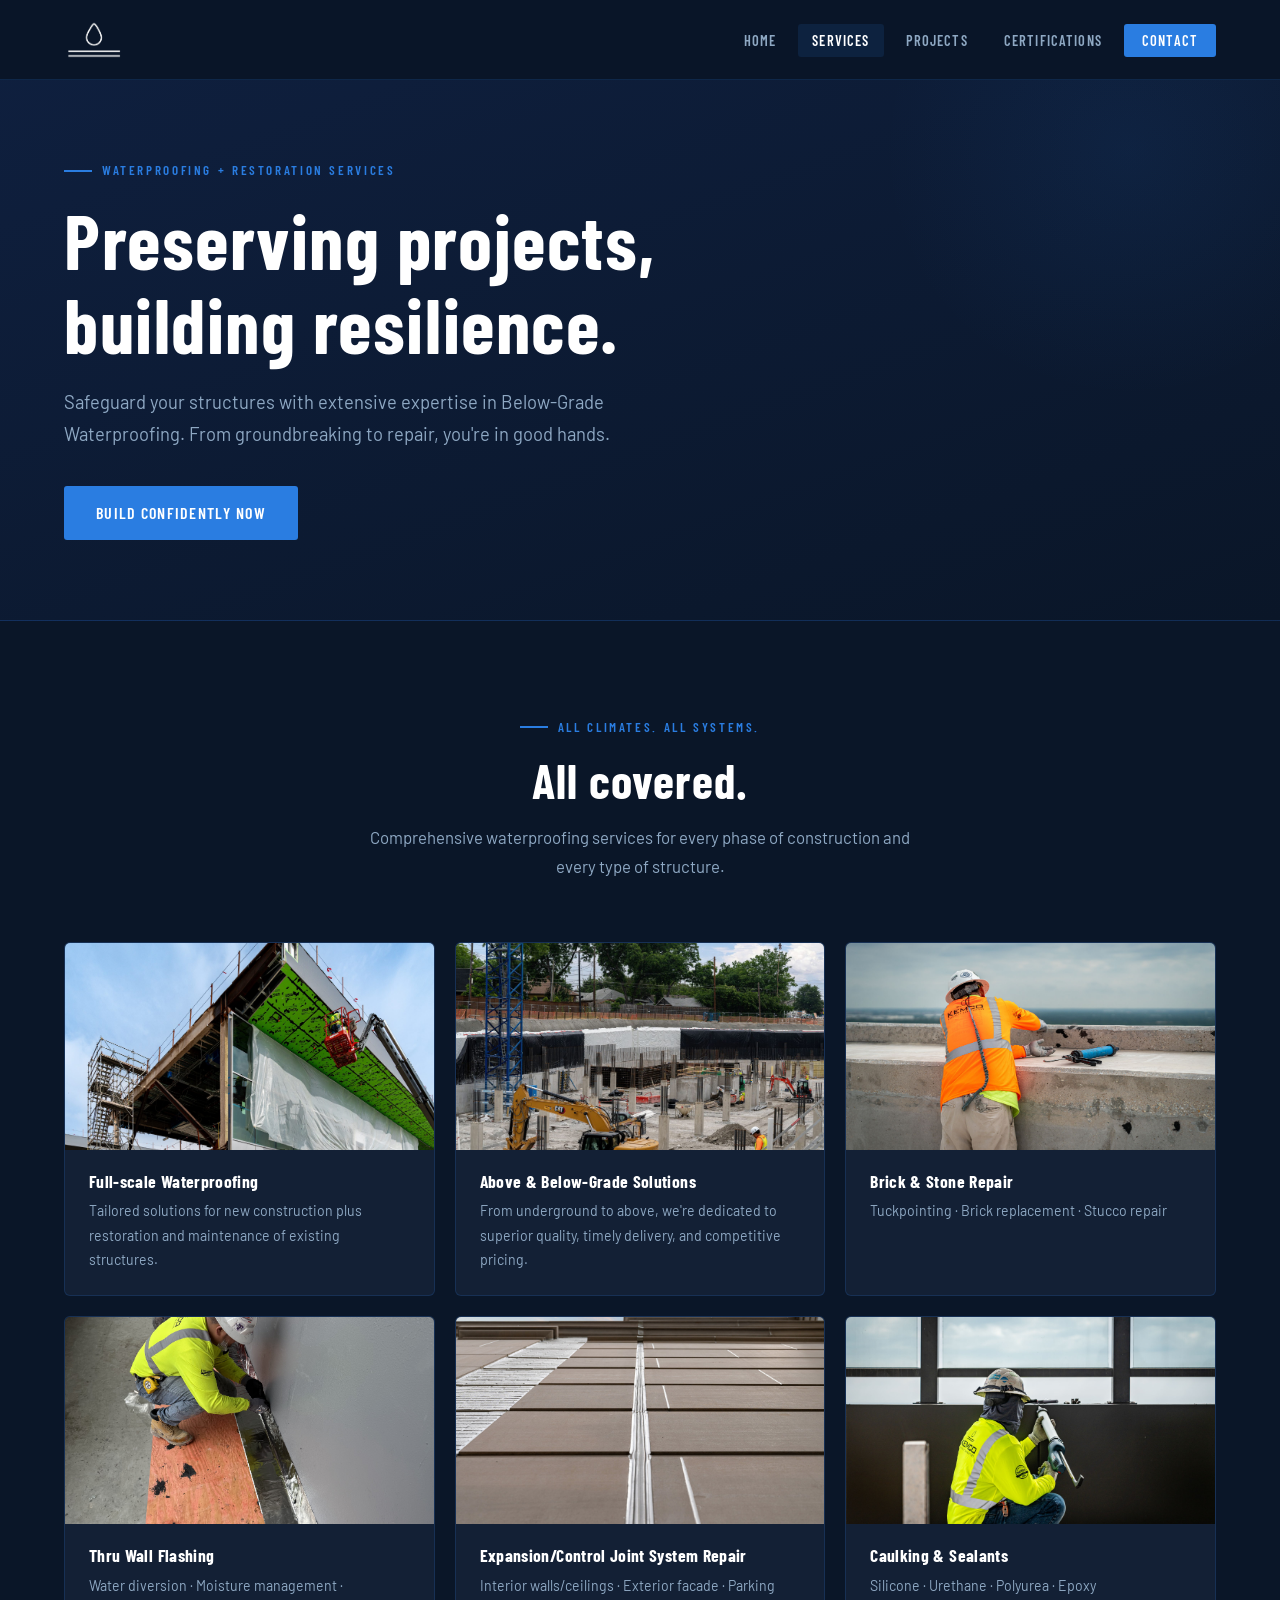
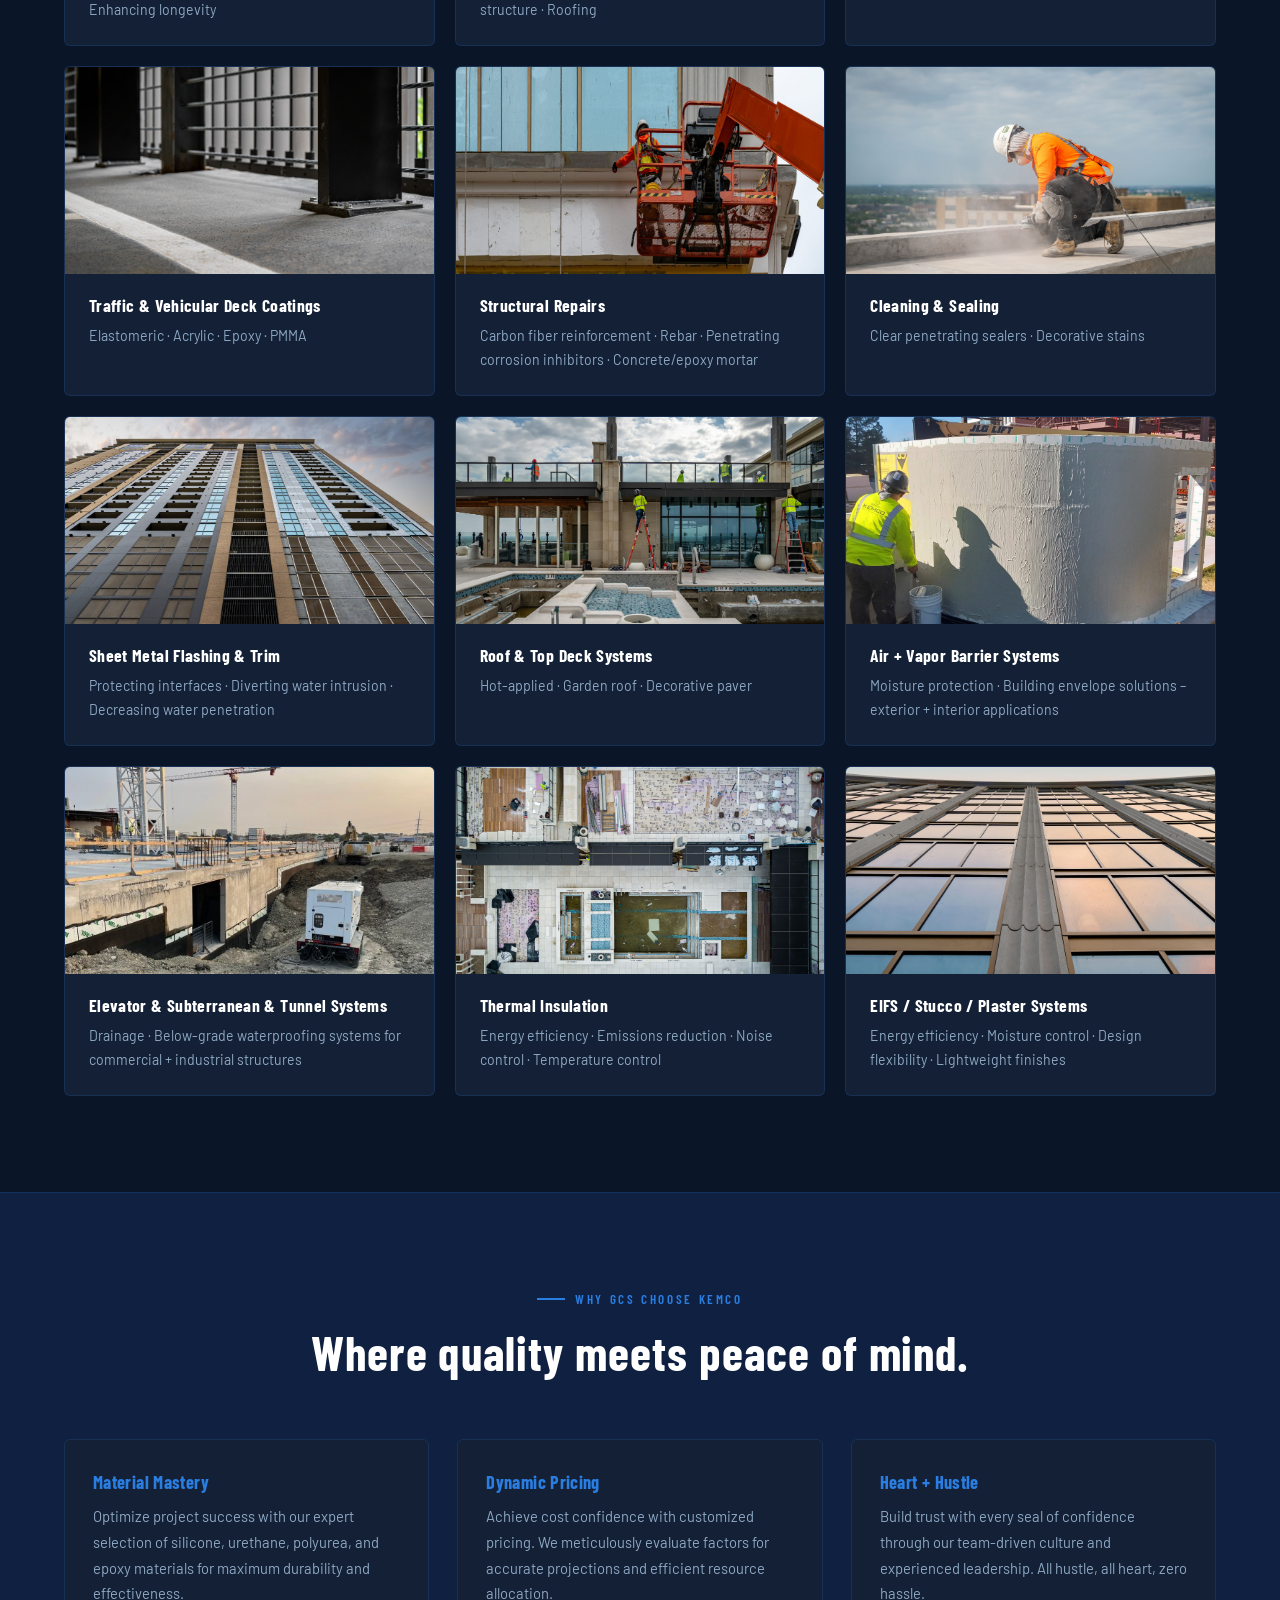
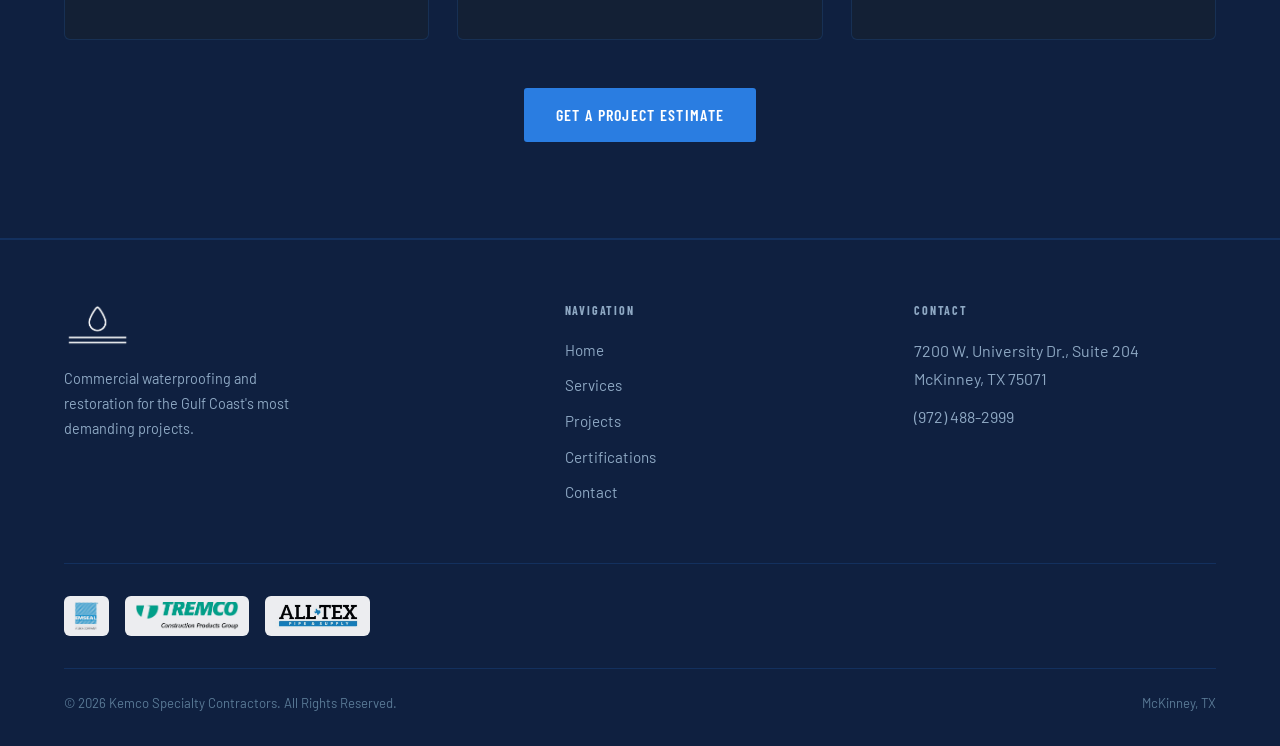
<file: services.html>
<!DOCTYPE html>
<html lang="en">
<head>
  <meta charset="UTF-8" />
  <meta name="viewport" content="width=device-width, initial-scale=1.0" />
  <title>Waterproofing Services | Kemco Specialty Contractors</title>
  <link rel="stylesheet" href="assets/css/style.css" />
  <style>
    .services-grid { display:grid; grid-template-columns:repeat(3,1fr); gap:20px; }
    .service-card { background:var(--bg-card); border:1px solid var(--border); border-radius:6px; overflow:hidden; transition:transform .2s,border-color .2s,box-shadow .2s; }
    .service-card:hover { transform:translateY(-4px); border-color:rgba(42,125,225,.4); box-shadow:0 16px 40px rgba(0,0,0,.4); }
    .service-card-img { aspect-ratio:16/9; overflow:hidden; }
    .service-card-img img { width:100%;height:100%;object-fit:cover;transition:transform .4s; }
    .service-card:hover .service-card-img img { transform:scale(1.05); }
    .service-card-body { padding:22px 24px; }
    .service-card-body h3 { font-size:1.1rem;margin-bottom:8px; }
    .service-card-body p { font-size:.88rem; }
    .why-us { background:var(--bg-2);border-top:1px solid var(--border);border-bottom:1px solid var(--border); }
    .why-grid { display:grid;grid-template-columns:repeat(3,1fr);gap:28px; }
    .why-item { background:var(--bg-card);border:1px solid var(--border);border-radius:6px;padding:32px 28px; }
    .why-item h3 { font-size:1.15rem;margin-bottom:12px;color:var(--accent); }
    .why-item p { font-size:.92rem; }
    .loading-placeholder { text-align:center;padding:60px;color:var(--text-dim);grid-column:1/-1; }
    @media(max-width:900px){.services-grid{grid-template-columns:repeat(2,1fr)}.why-grid{grid-template-columns:1fr 1fr}}
    @media(max-width:560px){.services-grid{grid-template-columns:1fr}.why-grid{grid-template-columns:1fr}}
  </style>
</head>
<body>
  <nav>
    <div class="container">
      <a href="index.html" class="nav-logo"><img src="images/logo-white.png" alt="Kemco" /></a>
      <ul class="nav-links">
        <li><a href="index.html">Home</a></li><li><a href="services.html">Services</a></li>
        <li><a href="projects.html">Projects</a></li><li><a href="certifications.html">Certifications</a></li>
        <li class="nav-cta"><a href="contact.html">Contact</a></li>
      </ul>
      <button class="nav-hamburger" aria-label="Toggle menu" aria-expanded="false" type="button"><span></span><span></span><span></span></button>
    </div>
  </nav>

  <section class="page-hero">
    <div class="container">
      <div class="eyebrow" id="page-eyebrow">Waterproofing + Restoration Services</div>
      <h1 id="page-headline">Preserving projects, building resilience.</h1>
      <p class="subtitle" id="page-subtitle">Safeguard your structures with extensive expertise in Below-Grade Waterproofing.</p>
      <a href="contact.html" class="btn btn-primary">Build confidently now</a>
    </div>
  </section>

  <section>
    <div class="container">
      <div class="section-header">
        <div class="eyebrow" style="justify-content:center" id="section-eyebrow">All climates. All systems.</div>
        <h2 id="section-headline">All covered.</h2>
        <p id="section-subtext">Comprehensive waterproofing services for every phase of construction.</p>
      </div>
      <div class="services-grid" id="services-grid">
        <div class="loading-placeholder">Loading services…</div>
      </div>
    </div>
  </section>

  <section class="why-us">
    <div class="container">
      <div class="section-header">
        <div class="eyebrow" style="justify-content:center">Why GCs choose Kemco</div>
        <h2>Where quality meets peace of mind.</h2>
      </div>
      <div class="why-grid">
        <div class="why-item"><h3>Material Mastery</h3><p>Optimize project success with our expert selection of silicone, urethane, polyurea, and epoxy materials for maximum durability and effectiveness.</p></div>
        <div class="why-item"><h3>Dynamic Pricing</h3><p>Achieve cost confidence with customized pricing. We meticulously evaluate factors for accurate projections and efficient resource allocation.</p></div>
        <div class="why-item"><h3>Heart + Hustle</h3><p>Build trust with every seal of confidence through our team-driven culture and experienced leadership. All hustle, all heart, zero hassle.</p></div>
      </div>
      <div style="text-align:center;margin-top:48px;"><a href="contact.html" class="btn btn-primary">Get a project estimate</a></div>
    </div>
  </section>

  <footer>
    <div class="container">
      <div class="footer-grid">
        <div class="footer-brand"><img src="images/logo-white.png" alt="Kemco" /><p data-site="footer_description">Commercial waterproofing and restoration for the Gulf Coast's most demanding projects.</p></div>
        <div class="footer-col"><h4>Navigation</h4><ul><li><a href="index.html">Home</a></li><li><a href="services.html">Services</a></li><li><a href="projects.html">Projects</a></li><li><a href="certifications.html">Certifications</a></li><li><a href="contact.html">Contact</a></li></ul></div>
        <div class="footer-col"><h4>Contact</h4><p data-site="address_line1">7200 W. University Dr., Suite 204</p><p data-site="address_line2">McKinney, TX 75071</p><p style="margin-top:10px;"><a data-site="phone_link" href="tel:9724882999">(972) 488-2999</a></p></div>
      </div>
      <div class="footer-certs"><img src="images/certs/emseal.png" alt="Emseal"><img src="images/certs/tremcocpg-logo.png" alt="Tremco CPG"><img src="images/certs/alltex.png" alt="Alltex"></div>
      <div class="footer-bottom"><span>© 2026 <span data-site="company_name">Kemco Specialty Contractors</span>. All Rights Reserved.</span><span>McKinney, TX</span></div>
    </div>
  </footer>

  <script src="assets/js/data.js"></script>
  <script src="assets/js/main.js"></script>
  <script>
    document.addEventListener('DOMContentLoaded', async () => {
      const d = await loadData('services');
      if (!d) return;
      setText('#page-eyebrow', d.page_eyebrow);
      setText('#page-headline', d.page_headline);
      setText('#page-subtitle', d.page_subtitle);
      setText('#section-eyebrow', d.section_eyebrow);
      setText('#section-headline', d.section_headline);
      setText('#section-subtext', d.section_subtext);
      const grid = document.getElementById('services-grid');
      if (d.items) {
        grid.innerHTML = d.items.map(s => `
          <div class="service-card">
            <div class="service-card-img"><img src="${s.image}" alt="${s.title}" loading="lazy" /></div>
            <div class="service-card-body"><h3>${s.title}</h3><p>${s.description}</p></div>
          </div>`).join('');
      }
    });
  </script>
<script>
(function () {
  var btn = document.querySelector('.nav-hamburger');
  var links = document.querySelector('.nav-links');
  if (!btn || !links) return;
  btn.addEventListener('click', function (e) {
    e.preventDefault();
    var open = !links.classList.contains('open');
    links.classList.toggle('open', open);
    btn.classList.toggle('open', open);
    btn.setAttribute('aria-expanded', open ? 'true' : 'false');
  });
  links.addEventListener('click', function (e) {
    if (e.target.closest('a')) {
      links.classList.remove('open');
      btn.classList.remove('open');
      btn.setAttribute('aria-expanded', 'false');
    }
  });
})();
</script>
</body>
</html>
</file>
<file: assets/css/style.css>
/* ============================================
   KEMCO SPECIALTY CONTRACTORS
   Shared Stylesheet
   ============================================ */

@import url('https://fonts.googleapis.com/css2?family=Barlow+Condensed:wght@400;500;600;700;800&family=Barlow:wght@300;400;500;600&display=swap');

:root {
  --bg:         #0a1628;
  --bg-2:       #0f2040;
  --bg-card:    #132035;
  --bg-card-2:  #1a2d47;
  --accent:     #2a7de1;
  --accent-hover: #1a6acf;
  --gold:       #c89b4e;
  --text:       #ffffff;
  --text-muted: #8ea8c3;
  --text-dim:   #5a7a96;
  --border:     rgba(42,125,225,0.18);
  --nav-h:      80px;
}

*, *::before, *::after { box-sizing: border-box; margin: 0; padding: 0; }

html { scroll-behavior: smooth; }

body {
  font-family: 'Barlow', sans-serif;
  background: var(--bg);
  color: var(--text);
  font-size: 16px;
  line-height: 1.6;
  -webkit-font-smoothing: antialiased;
}

/* ── TYPOGRAPHY ── */
h1, h2, h3, h4, h5 {
  font-family: 'Barlow Condensed', sans-serif;
  font-weight: 700;
  line-height: 1.1;
  letter-spacing: 0.02em;
}
h1 { font-size: clamp(2.8rem, 6vw, 5rem); }
h2 { font-size: clamp(2rem, 4vw, 3rem); }
h3 { font-size: clamp(1.3rem, 2.5vw, 1.8rem); }
h4 { font-size: 1.15rem; letter-spacing: 0.06em; text-transform: uppercase; }

p { color: var(--text-muted); line-height: 1.75; }

a { color: inherit; text-decoration: none; }

img { max-width: 100%; display: block; }

.container {
  max-width: 1200px;
  margin: 0 auto;
  padding: 0 24px;
}

/* ── BUTTONS ── */
.btn {
  display: inline-block;
  padding: 14px 32px;
  font-family: 'Barlow Condensed', sans-serif;
  font-size: 1rem;
  font-weight: 600;
  letter-spacing: 0.08em;
  text-transform: uppercase;
  border-radius: 3px;
  cursor: pointer;
  transition: all 0.2s ease;
  border: none;
}
.btn-primary {
  background: var(--accent);
  color: #fff;
}
.btn-primary:hover {
  background: var(--accent-hover);
  transform: translateY(-1px);
  box-shadow: 0 8px 24px rgba(42,125,225,0.35);
}
.btn-outline {
  background: transparent;
  color: #fff;
  border: 2px solid rgba(255,255,255,0.4);
}
.btn-outline:hover {
  border-color: var(--accent);
  color: var(--accent);
}

/* ── NAV ── */
nav {
  position: fixed;
  top: 0; left: 0; right: 0;
  height: var(--nav-h);
  z-index: 100;
  background: rgba(10, 22, 40, 0.95);
  backdrop-filter: blur(12px);
  border-bottom: 1px solid var(--border);
  display: flex;
  align-items: center;
}
nav .container {
  display: flex;
  align-items: center;
  justify-content: space-between;
  width: 100%;
}
.nav-logo {
  display: flex;
  align-items: center;
  gap: 10px;
}
.nav-logo img { height: 38px; width: auto; }
.nav-logo-text {
  font-family: 'Barlow Condensed', sans-serif;
  font-size: 1.3rem;
  font-weight: 700;
  letter-spacing: 0.05em;
  color: #fff;
  line-height: 1.1;
}
.nav-logo-text span {
  display: block;
  font-size: 0.65rem;
  font-weight: 400;
  letter-spacing: 0.12em;
  color: var(--text-muted);
  text-transform: uppercase;
}
.nav-links {
  display: flex;
  align-items: center;
  gap: 8px;
  list-style: none;
}
.nav-links a {
  font-family: 'Barlow Condensed', sans-serif;
  font-size: 0.9rem;
  font-weight: 600;
  letter-spacing: 0.08em;
  text-transform: uppercase;
  color: var(--text-muted);
  padding: 8px 14px;
  border-radius: 3px;
  transition: color 0.2s, background 0.2s;
}
.nav-links a:hover,
.nav-links a.active {
  color: #fff;
  background: rgba(42,125,225,0.12);
}
.nav-links .nav-cta a {
  background: var(--accent);
  color: #fff;
  padding: 8px 18px;
}
.nav-links .nav-cta a:hover {
  background: var(--accent-hover);
}
.nav-hamburger {
  display: none;
  flex-direction: column;
  align-items: center;
  justify-content: center;
  gap: 5px;
  cursor: pointer;
  /* 44x44 minimum tap target (iOS HIG / WCAG 2.5.5) */
  width: 44px;
  height: 44px;
  padding: 0;
  background: transparent;
  border: none;
  outline: none;
  appearance: none;
  -webkit-appearance: none;
  touch-action: manipulation;
}
.nav-hamburger:focus-visible {
  outline: 2px solid var(--accent);
  outline-offset: 2px;
  border-radius: 3px;
}
.nav-hamburger span {
  display: block;
  width: 24px; height: 2px;
  background: #fff;
  border-radius: 2px;
  transition: all 0.3s;
  pointer-events: none; /* taps go to the button, never to the spans */
}

/* ── PAGE HERO ── */
.page-hero {
  padding: calc(var(--nav-h) + 80px) 0 80px;
  background: linear-gradient(160deg, var(--bg-2) 0%, var(--bg) 100%);
  border-bottom: 1px solid var(--border);
  position: relative;
  overflow: hidden;
}
.page-hero::before {
  content: '';
  position: absolute;
  top: -100px; right: -100px;
  width: 500px; height: 500px;
  background: radial-gradient(circle, rgba(42,125,225,0.08) 0%, transparent 70%);
  pointer-events: none;
}
.eyebrow {
  font-family: 'Barlow Condensed', sans-serif;
  font-size: 0.82rem;
  font-weight: 600;
  letter-spacing: 0.2em;
  text-transform: uppercase;
  color: var(--accent);
  margin-bottom: 16px;
  display: flex;
  align-items: center;
  gap: 10px;
}
.eyebrow::before {
  content: '';
  display: inline-block;
  width: 28px; height: 2px;
  background: var(--accent);
}
.page-hero h1 { max-width: 800px; margin-bottom: 20px; }
.page-hero .subtitle {
  font-size: 1.15rem;
  color: var(--text-muted);
  max-width: 560px;
  margin-bottom: 36px;
}

/* ── SECTION DEFAULTS ── */
section { padding: 96px 0; }
.section-header { text-align: center; margin-bottom: 60px; }
.section-header h2 { margin-bottom: 16px; }
.section-header p { max-width: 560px; margin: 0 auto; font-size: 1.05rem; }

/* ── MARQUEE ── */
.marquee-track {
  overflow: hidden;
  padding: 32px 0;
  border-top: 1px solid var(--border);
  border-bottom: 1px solid var(--border);
  background: var(--bg-2);
}
.marquee-inner {
  display: flex;
  gap: 48px;
  animation: marquee 60s linear infinite;
  width: max-content;
  align-items: center;
}
.marquee-inner img {
  height: 72px;
  width: auto;
  max-width: 220px;
  object-fit: contain;
  background: #fff;
  border-radius: 10px;
  padding: 14px 20px;
  opacity: 0.95;
  transition: opacity 0.2s, transform 0.2s;
}
.marquee-inner img:hover { opacity: 1; transform: translateY(-2px); }
@keyframes marquee {
  from { transform: translateX(0); }
  to   { transform: translateX(-50%); }
}

/* ── FOOTER ── */
footer {
  background: var(--bg-2);
  border-top: 1px solid var(--border);
  padding: 64px 0 32px;
}
.footer-grid {
  display: grid;
  grid-template-columns: 1.5fr 1fr 1fr;
  gap: 48px;
  margin-bottom: 48px;
}
.footer-brand img { height: 42px; margin-bottom: 20px; }
.footer-brand p { font-size: 0.9rem; max-width: 260px; }
.footer-col h4 {
  font-size: 0.75rem;
  letter-spacing: 0.15em;
  text-transform: uppercase;
  color: var(--text-muted);
  margin-bottom: 20px;
}
.footer-col ul { list-style: none; }
.footer-col ul li { margin-bottom: 10px; }
.footer-col ul li a {
  font-size: 0.95rem;
  color: var(--text-muted);
  transition: color 0.2s;
}
.footer-col ul li a:hover { color: var(--accent); }
.footer-contact p {
  font-size: 0.95rem;
  margin-bottom: 6px;
  color: var(--text-muted);
}
.footer-contact a { color: var(--accent); }
.footer-certs {
  display: flex;
  gap: 16px;
  flex-wrap: wrap;
  align-items: center;
  padding-top: 32px;
  border-top: 1px solid var(--border);
  margin-bottom: 32px;
}
.footer-certs img {
  height: 40px;
  width: auto;
  max-width: 140px;
  object-fit: contain;
  background: #fff;
  border-radius: 6px;
  padding: 6px 10px;
  opacity: 0.92;
  transition: opacity 0.2s;
}
.footer-certs img:hover { opacity: 1; }
.footer-bottom {
  display: flex;
  justify-content: space-between;
  align-items: center;
  padding-top: 24px;
  border-top: 1px solid var(--border);
  font-size: 0.82rem;
  color: var(--text-dim);
}

/* ── CARDS ── */
.card {
  background: var(--bg-card);
  border: 1px solid var(--border);
  border-radius: 6px;
  overflow: hidden;
  transition: transform 0.2s, box-shadow 0.2s, border-color 0.2s;
}
.card:hover {
  transform: translateY(-4px);
  box-shadow: 0 16px 40px rgba(0,0,0,0.4);
  border-color: rgba(42,125,225,0.4);
}
.card-body { padding: 28px; }
.card-body h3 { margin-bottom: 10px; font-size: 1.25rem; }
.card-body p { font-size: 0.9rem; }

/* ── DIVIDER LINE ── */
.divider {
  display: inline-block;
  width: 48px; height: 3px;
  background: var(--accent);
  margin: 16px 0 24px;
  border-radius: 2px;
}

/* ── TAGS ── */
.tag {
  display: inline-block;
  font-family: 'Barlow Condensed', sans-serif;
  font-size: 0.75rem;
  font-weight: 600;
  letter-spacing: 0.1em;
  text-transform: uppercase;
  background: rgba(42,125,225,0.15);
  color: var(--accent);
  border: 1px solid rgba(42,125,225,0.25);
  padding: 4px 10px;
  border-radius: 2px;
}

/* ── RESPONSIVE NAV ── */
@media (max-width: 860px) {
  .nav-links { display: none; flex-direction: column; }
  .nav-links.open {
    display: flex;
    position: fixed;
    top: var(--nav-h);
    left: 0; right: 0;
    background: var(--bg-2);
    border-bottom: 1px solid var(--border);
    padding: 20px 24px;
    gap: 4px;
    z-index: 99;
    box-shadow: 0 8px 24px rgba(0,0,0,0.4);
  }
  .nav-links a { display: block; padding: 14px 16px; }
  .nav-hamburger {
    display: flex;
    position: relative;
    z-index: 101;
    -webkit-tap-highlight-color: transparent;
    user-select: none;
  }
  .nav-hamburger span { transition: transform 0.25s, opacity 0.2s; }
  .nav-hamburger.open span:nth-child(1) { transform: translateY(7px) rotate(45deg); }
  .nav-hamburger.open span:nth-child(2) { opacity: 0; }
  .nav-hamburger.open span:nth-child(3) { transform: translateY(-7px) rotate(-45deg); }
  .footer-grid { grid-template-columns: 1fr 1fr; }
  .footer-brand { grid-column: 1 / -1; }
}

@media (max-width: 860px) {
  /* iOS Safari clips fixed-position descendants of elements with backdrop-filter.
     Disable the blur on mobile so the dropdown menu can render outside the nav. */
  nav { backdrop-filter: none; -webkit-backdrop-filter: none; }
  .nav-links { display: none; flex-direction: column; }
  .nav-links.open {
    /* ...existing rules... */
  }
  /* ...rest of existing mobile rules... */
}
</file>
